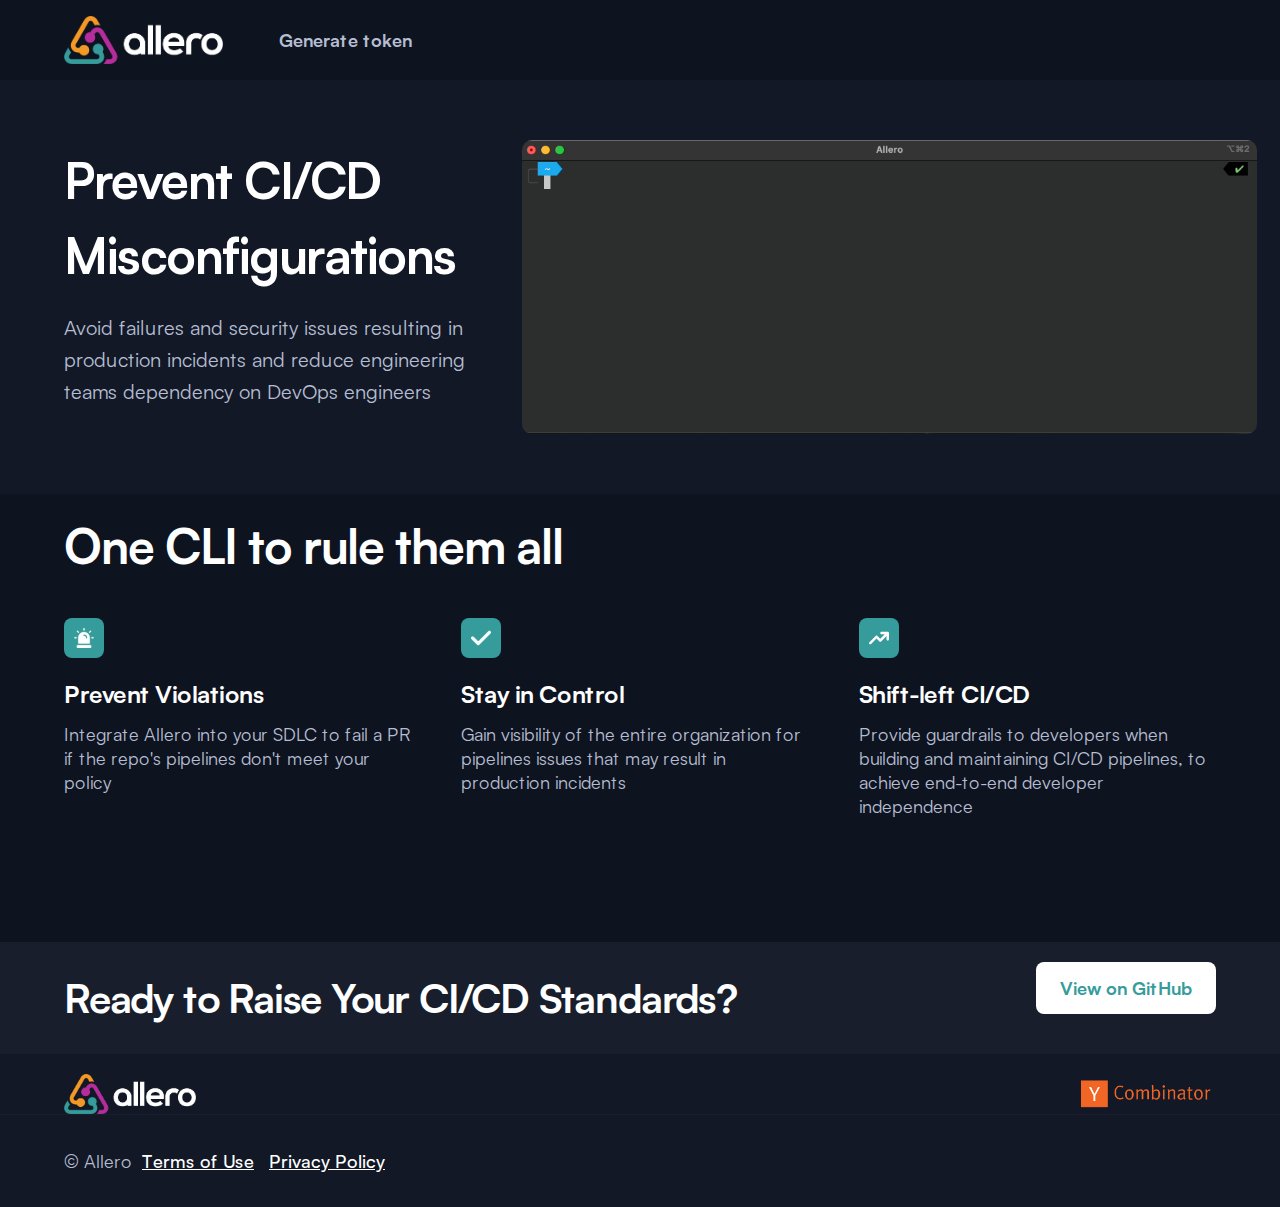
<file: docs/index.html>
<!DOCTYPE html><!--  Last Published: Mon Jan 23 2023 13:15:15 GMT+0000 (Coordinated Universal Time)  -->
<html data-wf-page="63ce6c1a12559e83b29863f4" data-wf-site="63ce6c1a12559e2b849863f2">
<head>
  <meta charset="utf-8">
  <title>Prevent CI/CD misconfigurations</title>
  <meta content="Avoid failures and security issues resulting in production incidents and allow engineering to be less dependent on DevOps engineers." name="description">
  <meta content="https://uploads-ssl.webflow.com/62ce0e4a4de97575af3d9e0e/632a79c5099f14074de00425_allero_validate.gif" property="og:image">
  <meta content="https://uploads-ssl.webflow.com/62ce0e4a4de97575af3d9e0e/632a79c5099f14074de00425_allero_validate.gif" property="twitter:image">
  <meta content="width=device-width, initial-scale=1" name="viewport">
  <link href="css/normalize.css" rel="stylesheet" type="text/css">
  <link href="css/webflow.css" rel="stylesheet" type="text/css">
  <link href="css/allero-tokens-cd2929c2fe921de9115bfd4f8.webflow.css" rel="stylesheet" type="text/css">
  <!-- [if lt IE 9]><script src="https://cdnjs.cloudflare.com/ajax/libs/html5shiv/3.7.3/html5shiv.min.js" type="text/javascript"></script><![endif] -->
  <script type="text/javascript">
      ! function(o, c) {
        var n = c.documentElement,
          t = " w-mod-";
        n.className += t + "js", ("ontouchstart" in o || o.DocumentTouch && c instanceof DocumentTouch) && (n.className += t + "touch")
      }(window, document);
    </script>
  <link href="images/favicon.svg" rel="shortcut icon" type="image/x-icon">
  <link href="images/webclip.svg" rel="apple-touch-icon">
</head>
<body>
  <div data-animation="default" data-collapse="medium" data-duration="400" data-easing="ease" data-easing2="ease" role="banner" class="nav-bar w-nav">
    <div class="navbar-wrapper">
      <div class="nav-left">
        <a href="index.html" aria-current="page" class="nav-logo w-nav-brand w--current"><img src="images/allero-B2.png" loading="lazy" alt="" class="image-5"></a>
        <nav role="navigation" class="nav-links current w-nav-menu">
          <a href="generate-token.html" class="nav-link w-nav-link">Generate token</a>
          <a href="#" class="navigation hidden w-nav-link"><span class="text-span">Blog</span></a>
          <a href="#" class="navigation hidden w-nav-link">Get Started</a>
        </nav>
      </div>
      <div class="nav-right">
        <div class="nav-button-container">
          <a href="#" class="button invisible w-button">Log in</a>
          <div class="html-embed nav w-embed w-iframe"><iframe src="https://ghbtns.com/github-btn.html?user=allero-io&repo=allero&type=star&count=true&size=large" frameborder="0" scrolling="0" width="140" height="30" title="GitHub"></iframe></div>
          <a href="#" class="button oange old w-button">Get Started</a>
        </div>
        <div class="nav-mobile-button w-nav-button">
          <div class="icon-2 w-icon-nav-menu"></div>
        </div>
      </div>
    </div>
  </div>
  <div class="hero-section">
    <div class="wrapper">
      <div class="hero-grid old">
        <div id="w-node-dac8341f-7cfc-9a63-2e21-c17817b497cb-b29863f4" class="hero-left">
          <div class="div-block-3 w-clearfix">
            <h1 class="heading-7">Ensure</h1>
            <div class="changer-overflow">
              <div class="changer-move">
                <div class="changer">Golint</div>
                <div class="changer">Snyk</div>
                <div class="changer">Pytest</div>
                <div class="changer">Golint</div>
              </div>
            </div>
          </div>
          <h1 class="main-header">is Implemented in Your Pipelines.</h1>
          <p class="paragraph-2">Our CLI scans your CI/CD pipelines to verify that security, code quality, and compliance checks are in place.</p>
          <div class="hero-button-container">
            <a href="#" class="button first-button w-button">Get Started</a>
          </div>
        </div><img src="images/allero-search.gif" loading="lazy" id="w-node-af559051-416a-e589-3f85-176a83cbd9c5-b29863f4" alt="" class="cli-gif">
      </div>
      <div class="hero-grid">
        <div id="w-node-_8bd8ea20-7036-86da-38c5-f2fa07aa4828-b29863f4" class="hero-left">
          <h1 class="main-header">Prevent CI/CD Misconfigurations</h1>
          <p class="paragraph-2">Avoid failures and security issues resulting in production incidents and reduce engineering teams dependency on DevOps engineers</p>
          <div class="hero-button-container old">
            <a href="#" class="button first-button w-button">Get Started</a>
          </div>
        </div><img src="images/allero_validate.gif" loading="lazy" id="w-node-_8bd8ea20-7036-86da-38c5-f2fa07aa483d-b29863f4" alt="" class="cli-gif">
        <div class="html-embed w-embed w-iframe"><iframe src="https://ghbtns.com/github-btn.html?user=allero-io&repo=allero&type=star&count=true&size=large" frameborder="0" scrolling="0" width="140" height="30" title="GitHub"></iframe></div>
      </div>
    </div>
  </div>
  <div class="section howdoesitwork">
    <div class="wrapper">
      <div class="w-layout-grid feature-section">
        <div id="w-node-_5f2e0672-2527-35db-2443-ea72b496d1da-b29863f4" class="feature-section-text">
          <div class="subtitle text-light-grey">Dashboard</div>
          <h3>How Does it Work?</h3>
          <p>Our CLI tool provides end-to-end discovery analysis of your CI/CD pipelines.</p>
          <div class="icon-list">
            <div class="icon-list-item">
              <div class="icon-container background-primary"><img src="images/icon-calendar.svg" loading="lazy" alt="" class="icon"></div>
              <div class="icon-list-text">
                <div>Map the tools you use across your CI/CD pipelines</div>
              </div>
            </div>
            <div class="icon-list-item">
              <div class="icon-container background-primary"><img src="images/swatch-icon.svg" loading="lazy" alt="" class="icon"></div>
              <div class="icon-list-text">
                <div>Use free text to search for any tool you need</div>
              </div>
            </div>
            <div class="icon-list-item">
              <div class="icon-container background-primary"><img src="images/integration-icon.svg" loading="lazy" alt="" class="icon"></div>
              <div class="icon-list-text">
                <div>Get CI/CD schemas for an in-depth analysis</div>
              </div>
            </div>
          </div>
        </div>
        <div class="feature-section-image"><img src="images/feature-1.png" loading="lazy" sizes="100vw" srcset="images/feature-1-p-500.png 500w, images/feature-1-p-800.png 800w, images/feature-1-p-1080.png 1080w, images/feature-1.png 1256w" alt=""></div>
      </div>
    </div>
  </div>
  <div class="section old">
    <div class="wrapper">
      <div class="_800-width-copy">
        <h3 class="heading-8">With Allero, Only <span class="text-primary">High Quality</span><span> </span>Code Makes it to Production.</h3>
      </div>
      <div class="features-grid">
        <div class="feature-grid-item">
          <div class="icon-container background-primary"><img src="images/swatch-icon.svg" loading="lazy" alt="" class="icon"></div>
          <div>
            <h6 class="heading">Multi-platform Support</h6>
            <p class="small-paragraph">Gain visibility into your pipelines across multiple SCM and CI/CD platforms in one single tool.</p>
          </div>
        </div>
        <div class="feature-grid-item">
          <div class="icon-container background-primary"><img src="images/Increase.svg" loading="lazy" alt="" class="icon"></div>
          <div>
            <h6 class="heading">Manage Deployment Risks</h6>
            <p class="small-paragraph">Simply query pipelines to ensure they are up to security, compliance, and quality standards, across the entire organization.</p>
          </div>
        </div>
        <div class="feature-grid-item">
          <div class="icon-container background-primary"><img src="images/integration-icon.svg" loading="lazy" alt="" class="icon"></div>
          <div>
            <h6 class="heading">Easy to Install</h6>
            <p class="small-paragraph">Simplicity is our thing. Just download the CLI, generate a token, and start querying pipelines.</p>
          </div>
        </div>
      </div>
      <div class="integrations-section">
        <div class="subtitle text-align-center text-lightest-grey">Supported Platforms</div>
        <div class="wrapper-logos">
          <div class="customer-grid image">
            <div id="w-node-ed9ee1d9-90f5-a061-8f99-a58b943fd2b7-b29863f4" class="customer-grid-item"><img src="images/GitHub.svg" loading="lazy" height="" alt="" class="image"></div>
            <div id="w-node-_6640e440-74d5-393f-eda1-fe14f22bd776-b29863f4" class="customer-grid-item"><img src="images/Jenkins.svg" loading="lazy" height="" alt="" class="image cooming-soon"></div>
            <div id="w-node-_2c868199-1f9f-0e22-5059-df7bf5f8cd50-b29863f4" class="customer-grid-item"><img src="images/Azure-DevOps-1.svg" loading="lazy" height="" alt="" class="image cooming-soon"></div>
          </div>
        </div>
      </div>
    </div>
  </div>
  <div class="section background-dark-grey">
    <div class="wrapper">
      <div class="w-layout-grid feature-section">
        <div class="feature-section-image"><img src="images/policies-2.png" loading="lazy" sizes="100vw" srcset="images/policies-2-p-500.png 500w, images/policies-2-p-800.png 800w, images/policies-2-p-1080.png 1080w, images/policies-2.png 1106w" alt="" class="image-6"></div>
        <div id="w-node-_370ab985-0bb2-7ce9-9089-bc2afe93fa6a-b29863f4">
          <div class="subtitle text-light-grey">Data</div>
          <h3>Enjoy our industry best practices or create your own</h3>
          <p>Allero comes with built-in rules, and is developed to be as friendly as possible for you to create your own rules!<br>It has never been easier to create and enforce policies on CI/CD pipelines.</p>
          <div class="icon-list">
            <div class="icon-list-item">
              <div class="icon-container background-primary"><img src="images/swatch-icon.svg" loading="lazy" alt="" class="icon"></div>
              <div class="icon-list-text">
                <div>Download the CLI</div>
              </div>
            </div>
            <div class="icon-list-item">
              <div class="icon-container background-primary"><img src="images/trending-down-icon.svg" loading="lazy" alt="" class="icon"></div>
              <div class="icon-list-text">
                <div>Generate your PAT</div>
              </div>
            </div>
            <div class="icon-list-item">
              <div class="icon-container background-primary"><img src="images/integration-icon.svg" loading="lazy" alt="" class="icon"></div>
              <div class="icon-list-text">
                <div>Gain the power of Allero</div>
              </div>
            </div>
          </div>
        </div>
      </div>
    </div>
  </div>
  <div class="section">
    <div class="wrapper">
      <div class="_800-width-copy">
        <h3 class="heading-8">One CLI to rule them all</h3>
      </div>
      <div class="features-grid">
        <div class="feature-grid-item">
          <div class="icon-container background-primary"><img src="images/siren.svg" loading="lazy" alt="" class="icon"></div>
          <div>
            <h6 class="heading">Prevent Violations</h6>
            <p class="small-paragraph">Integrate Allero into your SDLC to fail a PR if the repo&#x27;s pipelines don&#x27;t meet your policy<br></p>
          </div>
        </div>
        <div class="feature-grid-item">
          <div class="icon-container background-primary"><img src="images/check.svg" loading="lazy" alt="" class="icon"></div>
          <div>
            <h6 class="heading">Stay in Control</h6>
            <p class="small-paragraph">Gain visibility of the entire organization for pipelines issues that may result in production incidents</p>
          </div>
        </div>
        <div class="feature-grid-item">
          <div class="icon-container background-primary"><img src="images/Increase.svg" loading="lazy" alt="" class="icon"></div>
          <div>
            <h6 class="heading">Shift-left CI/CD</h6>
            <p class="small-paragraph">Provide guardrails to developers when building and maintaining CI/CD pipelines, to achieve end-to-end developer independence</p>
          </div>
        </div>
      </div>
      <div class="integrations-section old">
        <div class="subtitle text-align-center text-lightest-grey">Supported Platforms</div>
        <div class="wrapper-logos">
          <div class="customer-grid image">
            <div id="w-node-_5d311115-1fac-a10f-3e50-6627aefd5758-b29863f4" class="customer-grid-item"><img src="images/GitHub.svg" loading="lazy" height="" alt="" class="image"></div>
            <div id="w-node-_5d311115-1fac-a10f-3e50-6627aefd575a-b29863f4" class="customer-grid-item"><img src="images/Jenkins.svg" loading="lazy" height="" alt="" class="image cooming-soon"></div>
            <div id="w-node-_5d311115-1fac-a10f-3e50-6627aefd575c-b29863f4" class="customer-grid-item"><img src="images/Azure-DevOps-1.svg" loading="lazy" height="" alt="" class="image cooming-soon"></div>
          </div>
        </div>
      </div>
    </div>
  </div>
  <div class="section background-primary text-align-center">
    <div class="wrapper _600-width">
      <div class="big-testimonial-text">“Allero.io is needed in every company&#x27;s toolbox”</div><img src="images/user-1.png" loading="lazy" alt="" class="big-testimonial-user-image">
      <div class="big-testimonial-name">John Smith</div>
      <div class="big-testimonial-company-position">CEO at Lumani</div>
    </div>
  </div>
  <div class="cta-section">
    <div class="wrapper">
      <div class="cta-wrapper">
        <div>
          <h4 class="heading-2">Ready to Raise Your CI/CD Standards?</h4>
          <div class="text-light-primary">Join over 500 teams already growing with Flowson.</div>
        </div>
        <div class="cta-button-container">
          <a href="https://github.com/allero-io/allero" class="button white first-button w-button">View on GitHub</a>
          <a href="#" class="button cta w-button">Log in</a>
        </div>
      </div>
    </div>
  </div>
  <div class="div-block-2">
    <div class="footer-top">
      <div class="wrapper">
        <div class="footer-top-wrapper">
          <div class="w-layout-grid footer-links-grid"><img src="images/allero-B2.png" loading="lazy" width="Auto" height="40" id="w-node-_2ad7887b-f1e8-9277-4dff-766b2a6adca7-2a6adca2" alt="" class="image-4"><img class="image-3" src="images/YC.png" width="140" height="Auto" alt="" sizes="140px" id="w-node-_4948a9a9-4ae9-843a-e5fc-0aa2cc63b438-2a6adca2" loading="lazy" srcset="images/YC-p-500.png 500w, images/YC-p-800.png 800w, images/YC-p-1080.png 1080w, images/YC-p-1600.png 1600w, images/YC-p-2000.png 2000w, images/YC-p-2600.png 2600w, images/YC.png 3121w"></div>
        </div>
      </div>
    </div>
    <div class="footer-bottom">
      <div class="wrapper">
        <div class="footer-bottom-wrapper">
          <div class="footer-bottom-text">© Allero <a href="https://allero-io.notion.site/Terms-of-Use-aa6d2febeeab4b8f88298feafde10a12" target="_blank" class="link-2">Terms of Use</a>  <a href="https://allero-io.notion.site/Privacy-Policy-f7d6551db4844525812af3f8fc6d16ab" target="_blank" class="link">Privacy Policy</a>
          </div>
        </div>
      </div>
    </div>
  </div>
  <script src="https://d3e54v103j8qbb.cloudfront.net/js/jquery-3.5.1.min.dc5e7f18c8.js?site=63ce6c1a12559e2b849863f2" type="text/javascript" integrity="sha256-9/aliU8dGd2tb6OSsuzixeV4y/faTqgFtohetphbbj0=" crossorigin="anonymous"></script>
  <script src="js/webflow.js" type="text/javascript"></script>
  <!-- [if lte IE 9]><script src="https://cdnjs.cloudflare.com/ajax/libs/placeholders/3.0.2/placeholders.min.js"></script><![endif] -->
</body>
</html>
</file>
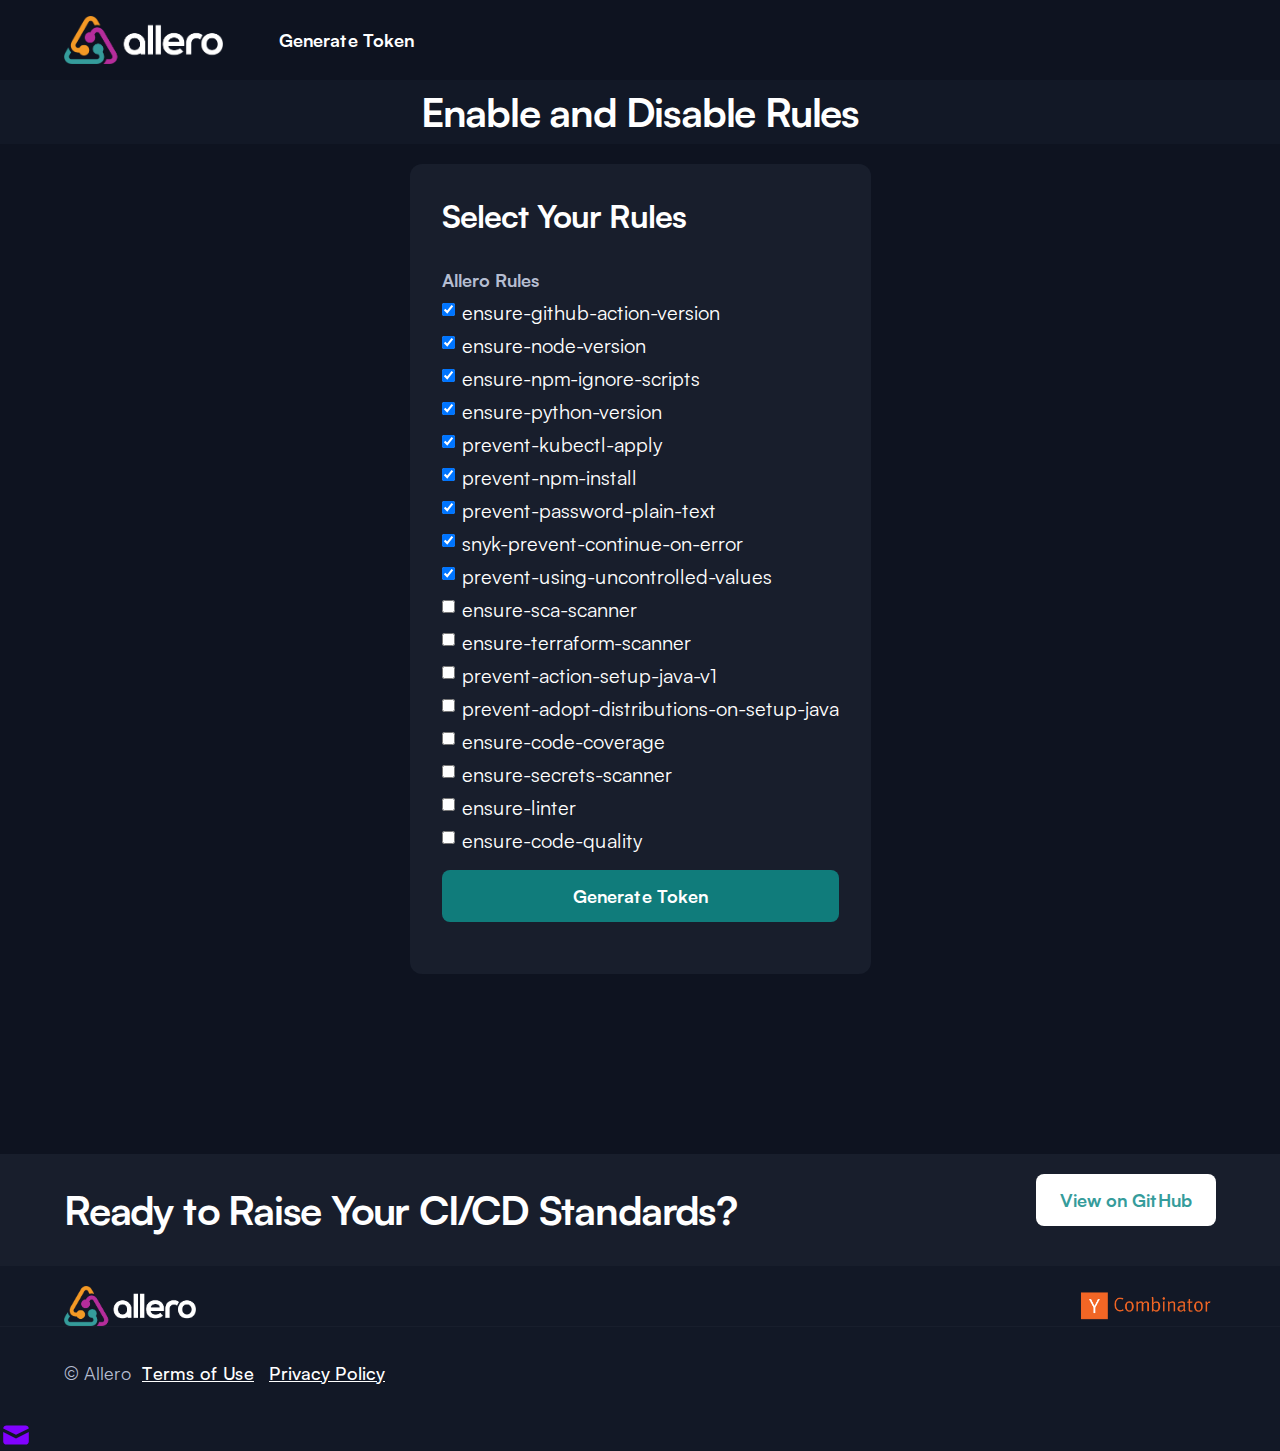
<file: docs/generate-token.html>
<!DOCTYPE html><!--  Last Published: Mon Jan 23 2023 13:15:15 GMT+0000 (Coordinated Universal Time)  -->
<html data-wf-page="63ce6c1a12559ef2d6986407" data-wf-site="63ce6c1a12559e2b849863f2">
<head>
  <meta charset="utf-8">
  <title>Generate token</title>
  <meta content="Generate token" property="og:title">
  <meta content="Generate token" property="twitter:title">
  <meta content="width=device-width, initial-scale=1" name="viewport">
  <link href="css/normalize.css" rel="stylesheet" type="text/css">
  <link href="css/webflow.css" rel="stylesheet" type="text/css">
  <link href="css/allero-tokens-cd2929c2fe921de9115bfd4f8.webflow.css" rel="stylesheet" type="text/css">
  <!-- [if lt IE 9]><script src="https://cdnjs.cloudflare.com/ajax/libs/html5shiv/3.7.3/html5shiv.min.js" type="text/javascript"></script><![endif] -->
  <script type="text/javascript">
      ! function(o, c) {
        var n = c.documentElement,
          t = " w-mod-";
        n.className += t + "js", ("ontouchstart" in o || o.DocumentTouch && c instanceof DocumentTouch) && (n.className += t + "touch")
      }(window, document);
    </script>
  <link href="images/favicon.svg" rel="shortcut icon" type="image/x-icon">
  <link href="images/webclip.svg" rel="apple-touch-icon">
</head>
<body>
  <div data-animation="default" data-collapse="medium" data-duration="400" data-easing="ease" data-easing2="ease" role="banner" class="nav-bar w-nav">
    <div class="navbar-wrapper">
      <div class="nav-left">
        <a href="index.html" class="nav-logo w-nav-brand"><img src="images/allero-B2.png" loading="lazy" alt="" class="image-5"></a>
        <nav role="navigation" class="nav-links current w-nav-menu">
          <a href="generate-token.html" aria-current="page" class="nav-link w-nav-link w--current">Generate Token</a>
          <a href="#" class="navigation hidden w-nav-link"><span class="text-span">Blog</span></a>
          <a href="#" class="navigation hidden w-nav-link">Get Started</a>
        </nav>
      </div>
      <div class="nav-right">
        <div class="nav-button-container">
          <a href="#" class="button invisible w-button">Log in</a>
          <div class="html-embed nav w-embed w-iframe"><iframe src="https://ghbtns.com/github-btn.html?user=allero-io&repo=allero&type=star&count=true&size=large" frameborder="0" scrolling="0" width="140" height="30" title="GitHub"></iframe></div>
          <a href="#" class="button oange old w-button">Get Started</a>
        </div>
        <div class="nav-mobile-button w-nav-button">
          <div class="icon-2 w-icon-nav-menu"></div>
        </div>
      </div>
    </div>
  </div>
  <h2 class="heading-11">Enable and Disable Rules</h2>
  <div class="section">
    <div class="wrapper">
      <div class="contact-grid">
        <div class="generate-token w-form">
          <form id="wf-form-generate-token" name="wf-form-generate-token" data-name="generate-token" method="get">
            <h5 class="heading-9">Select Your Rules</h5>
            <div id="rules" class="container-2 w-container"><label for="name" class="input-label">Allero Rules</label><label class="w-checkbox"><input type="checkbox" id="1" name="1" data-name="1" checked="" class="w-checkbox-input"><span class="w-form-label" for="1">ensure-github-action-version</span></label><label class="w-checkbox"><input type="checkbox" id="2" name="2" data-name="2" checked="" class="w-checkbox-input"><span class="w-form-label" for="2">ensure-node-version</span></label><label class="w-checkbox"><input type="checkbox" id="3" name="3" data-name="3" checked="" class="w-checkbox-input"><span class="w-form-label" for="3">ensure-npm-ignore-scripts</span></label><label class="w-checkbox"><input type="checkbox" id="4" name="4" data-name="4" checked="" class="w-checkbox-input"><span class="w-form-label" for="4">ensure-python-version</span></label><label class="w-checkbox"><input type="checkbox" id="5" name="5" data-name="5" checked="" class="w-checkbox-input"><span class="w-form-label" for="5">prevent-kubectl-apply</span></label><label class="w-checkbox"><input type="checkbox" id="6" name="6" data-name="6" checked="" class="w-checkbox-input"><span class="w-form-label" for="6">prevent-npm-install</span></label><label class="w-checkbox"><input type="checkbox" id="7" name="7" data-name="7" checked="" class="w-checkbox-input"><span class="w-form-label" for="7">prevent-password-plain-text</span></label><label class="w-checkbox"><input type="checkbox" id="8" name="8" data-name="8" checked="" class="w-checkbox-input"><span class="w-form-label" for="8">snyk-prevent-continue-on-error</span></label><label class="w-checkbox"><input type="checkbox" id="9" name="9" data-name="9" checked="" class="w-checkbox-input"><span class="w-form-label" for="9">prevent-using-uncontrolled-values</span></label><label class="w-checkbox"><input type="checkbox" id="10" name="10" data-name="10" class="w-checkbox-input"><span class="w-form-label" for="10">ensure-sca-scanner</span></label><label class="w-checkbox"><input type="checkbox" id="11" name="11" data-name="11" class="w-checkbox-input"><span class="w-form-label" for="11">ensure-terraform-scanner</span></label><label class="w-checkbox"><input type="checkbox" id="12" name="12" data-name="12" class="w-checkbox-input"><span class="w-form-label" for="12">prevent-action-setup-java-v1</span></label><label class="w-checkbox"><input type="checkbox" id="13" name="13" data-name="13" class="w-checkbox-input"><span class="w-form-label" for="13">prevent-adopt-distributions-on-setup-java</span></label><label class="w-checkbox"><input type="checkbox" id="14" name="14" data-name="14" class="w-checkbox-input"><span class="w-form-label" for="14">ensure-code-coverage</span></label><label class="w-checkbox"><input type="checkbox" id="15" name="15" data-name="15" class="w-checkbox-input"><span class="w-form-label" for="15">ensure-secrets-scanner</span></label><label class="w-checkbox"><input type="checkbox" id="16" name="16" data-name="16" class="w-checkbox-input"><span class="w-form-label" for="16">ensure-linter</span></label><label class="w-checkbox"><input type="checkbox" id="17" name="17" data-name="17" class="w-checkbox-input"><span class="w-form-label" for="17">ensure-code-quality</span></label></div><input type="submit" value="Generate Token" data-wait="Please wait..." class="button full-width w-button">
          </form>
          <div class="form-success w-form-done">
            <div class="text-block-7">Thank you! Check your email :)</div>
            <div class="w-embed w-script">
              <script>
                  const formWrapper = document.querySelector('.w-form');
                  const formElement = formWrapper.querySelector('form');
                  const checkboxElements = formWrapper.querySelectorAll('input[type=checkbox]');
                  const successElement = formWrapper.querySelector('.form-success');
                  const successTextDiv = successElement.querySelector('div');
                  const data = {
                    "rules": [],
                    "uniqueId": crypto.randomUUID()
                  };
                  formElement.addEventListener('submit', () => {
                    for (const checkboxElement of checkboxElements) {
                      data.rules.push(checkboxElement.checked);
                    }
                    const b64token = btoa(JSON.stringify(data));
                    console.log(data);
                    console.log(b64token);
                    successTextDiv.innerText = `Thank you! Your token is:\n\n${b64token}`;
                    successTextDiv.style.wordBreak = 'break-word';
                  });
                </script>
            </div>
          </div>
          <div class="form-error w-form-fail">
            <div>Oops! Something went wrong while submitting the form.</div>
          </div>
        </div>
        <div></div>
      </div>
    </div>
  </div>
  <div class="cta-section">
    <div class="wrapper">
      <div class="cta-wrapper">
        <div>
          <h4 class="heading-2">Ready to Raise Your CI/CD Standards?</h4>
          <div class="text-light-primary">Join over 500 teams already growing with Flowson.</div>
        </div>
        <div class="cta-button-container">
          <a href="https://github.com/allero-io/allero" class="button white first-button w-button">View on GitHub</a>
          <a href="#" class="button cta w-button">Log in</a>
        </div>
      </div>
    </div>
  </div>
  <div class="div-block-2">
    <div class="footer-top">
      <div class="wrapper">
        <div class="footer-top-wrapper">
          <div class="w-layout-grid footer-links-grid"><img src="images/allero-B2.png" loading="lazy" width="Auto" height="40" id="w-node-_2ad7887b-f1e8-9277-4dff-766b2a6adca7-2a6adca2" alt="" class="image-4"><img class="image-3" src="images/YC.png" width="140" height="Auto" alt="" sizes="140px" id="w-node-_4948a9a9-4ae9-843a-e5fc-0aa2cc63b438-2a6adca2" loading="lazy" srcset="images/YC-p-500.png 500w, images/YC-p-800.png 800w, images/YC-p-1080.png 1080w, images/YC-p-1600.png 1600w, images/YC-p-2000.png 2000w, images/YC-p-2600.png 2600w, images/YC.png 3121w"></div>
        </div>
      </div>
    </div>
    <div class="footer-bottom">
      <div class="wrapper">
        <div class="footer-bottom-wrapper">
          <div class="footer-bottom-text">© Allero <a href="https://allero-io.notion.site/Terms-of-Use-aa6d2febeeab4b8f88298feafde10a12" target="_blank" class="link-2">Terms of Use</a>  <a href="https://allero-io.notion.site/Privacy-Policy-f7d6551db4844525812af3f8fc6d16ab" target="_blank" class="link">Privacy Policy</a>
          </div>
        </div>
      </div>
    </div>
  </div><img src="images/email-icon.svg" loading="lazy" alt="">
  <script src="https://d3e54v103j8qbb.cloudfront.net/js/jquery-3.5.1.min.dc5e7f18c8.js?site=63ce6c1a12559e2b849863f2" type="text/javascript" integrity="sha256-9/aliU8dGd2tb6OSsuzixeV4y/faTqgFtohetphbbj0=" crossorigin="anonymous"></script>
  <script src="js/webflow.js" type="text/javascript"></script>
  <!-- [if lte IE 9]><script src="https://cdnjs.cloudflare.com/ajax/libs/placeholders/3.0.2/placeholders.min.js"></script><![endif] -->
</body>
</html>
</file>
<file: docs/css/webflow.css>
@font-face {
  font-family: 'webflow-icons';
  src: url("[data-uri]") format('truetype');
  font-weight: normal;
  font-style: normal;
}
[class^="w-icon-"],
[class*=" w-icon-"] {
  /* use !important to prevent issues with browser extensions that change fonts */
  font-family: 'webflow-icons' !important;
  speak: none;
  font-style: normal;
  font-weight: normal;
  font-variant: normal;
  text-transform: none;
  line-height: 1;
  /* Better Font Rendering =========== */
  -webkit-font-smoothing: antialiased;
  -moz-osx-font-smoothing: grayscale;
}
.w-icon-slider-right:before {
  content: "\e600";
}
.w-icon-slider-left:before {
  content: "\e601";
}
.w-icon-nav-menu:before {
  content: "\e602";
}
.w-icon-arrow-down:before,
.w-icon-dropdown-toggle:before {
  content: "\e603";
}
.w-icon-file-upload-remove:before {
  content: "\e900";
}
.w-icon-file-upload-icon:before {
  content: "\e903";
}
* {
  -webkit-box-sizing: border-box;
  -moz-box-sizing: border-box;
  box-sizing: border-box;
}
html {
  height: 100%;
}
body {
  margin: 0;
  min-height: 100%;
  background-color: #fff;
  font-family: Arial, sans-serif;
  font-size: 14px;
  line-height: 20px;
  color: #333;
}
img {
  max-width: 100%;
  vertical-align: middle;
  display: inline-block;
}
html.w-mod-touch * {
  background-attachment: scroll !important;
}
.w-block {
  display: block;
}
.w-inline-block {
  max-width: 100%;
  display: inline-block;
}
.w-clearfix:before,
.w-clearfix:after {
  content: " ";
  display: table;
  grid-column-start: 1;
  grid-row-start: 1;
  grid-column-end: 2;
  grid-row-end: 2;
}
.w-clearfix:after {
  clear: both;
}
.w-hidden {
  display: none;
}
.w-button {
  display: inline-block;
  padding: 9px 15px;
  background-color: #3898EC;
  color: white;
  border: 0;
  line-height: inherit;
  text-decoration: none;
  cursor: pointer;
  border-radius: 0;
}
input.w-button {
  -webkit-appearance: button;
}
html[data-w-dynpage] [data-w-cloak] {
  color: transparent !important;
}
.w-webflow-badge,
.w-webflow-badge * {
  position: static;
  left: auto;
  top: auto;
  right: auto;
  bottom: auto;
  z-index: auto;
  display: block;
  visibility: visible;
  overflow: visible;
  overflow-x: visible;
  overflow-y: visible;
  box-sizing: border-box;
  width: auto;
  height: auto;
  max-height: none;
  max-width: none;
  min-height: 0;
  min-width: 0;
  margin: 0;
  padding: 0;
  float: none;
  clear: none;
  border: 0 none transparent;
  border-radius: 0;
  background: none;
  background-image: none;
  background-position: 0% 0%;
  background-size: auto auto;
  background-repeat: repeat;
  background-origin: padding-box;
  background-clip: border-box;
  background-attachment: scroll;
  background-color: transparent;
  box-shadow: none;
  opacity: 1;
  transform: none;
  transition: none;
  direction: ltr;
  font-family: inherit;
  font-weight: inherit;
  color: inherit;
  font-size: inherit;
  line-height: inherit;
  font-style: inherit;
  font-variant: inherit;
  text-align: inherit;
  letter-spacing: inherit;
  text-decoration: inherit;
  text-indent: 0;
  text-transform: inherit;
  list-style-type: disc;
  text-shadow: none;
  font-smoothing: auto;
  vertical-align: baseline;
  cursor: inherit;
  white-space: inherit;
  word-break: normal;
  word-spacing: normal;
  word-wrap: normal;
}
.w-webflow-badge {
  position: fixed !important;
  display: inline-block !important;
  visibility: visible !important;
  z-index: 2147483647 !important;
  top: auto !important;
  right: 12px !important;
  bottom: 12px !important;
  left: auto !important;
  color: #AAADB0 !important;
  background-color: #fff !important;
  border-radius: 3px !important;
  padding: 6px 8px 6px 6px !important;
  font-size: 12px !important;
  opacity: 1 !important;
  line-height: 14px !important;
  text-decoration: none !important;
  transform: none !important;
  margin: 0 !important;
  width: auto !important;
  height: auto !important;
  overflow: visible !important;
  white-space: nowrap;
  box-shadow: 0 0 0 1px rgba(0, 0, 0, 0.1), 0px 1px 3px rgba(0, 0, 0, 0.1);
  cursor: pointer;
}
.w-webflow-badge > img {
  display: inline-block !important;
  visibility: visible !important;
  opacity: 1 !important;
  vertical-align: middle !important;
}
h1,
h2,
h3,
h4,
h5,
h6 {
  font-weight: bold;
  margin-bottom: 10px;
}
h1 {
  font-size: 38px;
  line-height: 44px;
  margin-top: 20px;
}
h2 {
  font-size: 32px;
  line-height: 36px;
  margin-top: 20px;
}
h3 {
  font-size: 24px;
  line-height: 30px;
  margin-top: 20px;
}
h4 {
  font-size: 18px;
  line-height: 24px;
  margin-top: 10px;
}
h5 {
  font-size: 14px;
  line-height: 20px;
  margin-top: 10px;
}
h6 {
  font-size: 12px;
  line-height: 18px;
  margin-top: 10px;
}
p {
  margin-top: 0;
  margin-bottom: 10px;
}
blockquote {
  margin: 0 0 10px 0;
  padding: 10px 20px;
  border-left: 5px solid #E2E2E2;
  font-size: 18px;
  line-height: 22px;
}
figure {
  margin: 0;
  margin-bottom: 10px;
}
figcaption {
  margin-top: 5px;
  text-align: center;
}
ul,
ol {
  margin-top: 0px;
  margin-bottom: 10px;
  padding-left: 40px;
}
.w-list-unstyled {
  padding-left: 0;
  list-style: none;
}
.w-embed:before,
.w-embed:after {
  content: " ";
  display: table;
  grid-column-start: 1;
  grid-row-start: 1;
  grid-column-end: 2;
  grid-row-end: 2;
}
.w-embed:after {
  clear: both;
}
.w-video {
  width: 100%;
  position: relative;
  padding: 0;
}
.w-video iframe,
.w-video object,
.w-video embed {
  position: absolute;
  top: 0;
  left: 0;
  width: 100%;
  height: 100%;
  border: none;
}
fieldset {
  padding: 0;
  margin: 0;
  border: 0;
}
button,
[type='button'],
[type='reset'] {
  border: 0;
  cursor: pointer;
  -webkit-appearance: button;
}
.w-form {
  margin: 0 0 15px;
}
.w-form-done {
  display: none;
  padding: 20px;
  text-align: center;
  background-color: #dddddd;
}
.w-form-fail {
  display: none;
  margin-top: 10px;
  padding: 10px;
  background-color: #ffdede;
}
label {
  display: block;
  margin-bottom: 5px;
  font-weight: bold;
}
.w-input,
.w-select {
  display: block;
  width: 100%;
  height: 38px;
  padding: 8px 12px;
  margin-bottom: 10px;
  font-size: 14px;
  line-height: 1.42857143;
  color: #333333;
  vertical-align: middle;
  background-color: #ffffff;
  border: 1px solid #cccccc;
}
.w-input:-moz-placeholder,
.w-select:-moz-placeholder {
  color: #999;
}
.w-input::-moz-placeholder,
.w-select::-moz-placeholder {
  color: #999;
  opacity: 1;
}
.w-input:-ms-input-placeholder,
.w-select:-ms-input-placeholder {
  color: #999;
}
.w-input::-webkit-input-placeholder,
.w-select::-webkit-input-placeholder {
  color: #999;
}
.w-input:focus,
.w-select:focus {
  border-color: #3898EC;
  outline: 0;
}
.w-input[disabled],
.w-select[disabled],
.w-input[readonly],
.w-select[readonly],
fieldset[disabled] .w-input,
fieldset[disabled] .w-select {
  cursor: not-allowed;
}
.w-input[disabled]:not(.w-input-disabled),
.w-select[disabled]:not(.w-input-disabled),
.w-input[readonly],
.w-select[readonly],
fieldset[disabled]:not(.w-input-disabled) .w-input,
fieldset[disabled]:not(.w-input-disabled) .w-select {
  background-color: #eeeeee;
}
textarea.w-input,
textarea.w-select {
  height: auto;
}
.w-select {
  background-color: #f3f3f3;
}
.w-select[multiple] {
  height: auto;
}
.w-form-label {
  display: inline-block;
  cursor: pointer;
  font-weight: normal;
  margin-bottom: 0px;
}
.w-radio {
  display: block;
  margin-bottom: 5px;
  padding-left: 20px;
}
.w-radio:before,
.w-radio:after {
  content: " ";
  display: table;
  grid-column-start: 1;
  grid-row-start: 1;
  grid-column-end: 2;
  grid-row-end: 2;
}
.w-radio:after {
  clear: both;
}
.w-radio-input {
  margin: 4px 0 0;
  margin-top: 1px \9;
  line-height: normal;
  float: left;
  margin-left: -20px;
}
.w-radio-input {
  margin-top: 3px;
}
.w-file-upload {
  display: block;
  margin-bottom: 10px;
}
.w-file-upload-input {
  width: 0.1px;
  height: 0.1px;
  opacity: 0;
  overflow: hidden;
  position: absolute;
  z-index: -100;
}
.w-file-upload-default,
.w-file-upload-uploading,
.w-file-upload-success {
  display: inline-block;
  color: #333333;
}
.w-file-upload-error {
  display: block;
  margin-top: 10px;
}
.w-file-upload-default.w-hidden,
.w-file-upload-uploading.w-hidden,
.w-file-upload-error.w-hidden,
.w-file-upload-success.w-hidden {
  display: none;
}
.w-file-upload-uploading-btn {
  display: flex;
  font-size: 14px;
  font-weight: normal;
  cursor: pointer;
  margin: 0;
  padding: 8px 12px;
  border: 1px solid #cccccc;
  background-color: #fafafa;
}
.w-file-upload-file {
  display: flex;
  flex-grow: 1;
  justify-content: space-between;
  margin: 0;
  padding: 8px 9px 8px 11px;
  border: 1px solid #cccccc;
  background-color: #fafafa;
}
.w-file-upload-file-name {
  font-size: 14px;
  font-weight: normal;
  display: block;
}
.w-file-remove-link {
  margin-top: 3px;
  margin-left: 10px;
  width: auto;
  height: auto;
  padding: 3px;
  display: block;
  cursor: pointer;
}
.w-icon-file-upload-remove {
  margin: auto;
  font-size: 10px;
}
.w-file-upload-error-msg {
  display: inline-block;
  color: #ea384c;
  padding: 2px 0;
}
.w-file-upload-info {
  display: inline-block;
  line-height: 38px;
  padding: 0 12px;
}
.w-file-upload-label {
  display: inline-block;
  font-size: 14px;
  font-weight: normal;
  cursor: pointer;
  margin: 0;
  padding: 8px 12px;
  border: 1px solid #cccccc;
  background-color: #fafafa;
}
.w-icon-file-upload-icon,
.w-icon-file-upload-uploading {
  display: inline-block;
  margin-right: 8px;
  width: 20px;
}
.w-icon-file-upload-uploading {
  height: 20px;
}
.w-container {
  margin-left: auto;
  margin-right: auto;
  max-width: 940px;
}
.w-container:before,
.w-container:after {
  content: " ";
  display: table;
  grid-column-start: 1;
  grid-row-start: 1;
  grid-column-end: 2;
  grid-row-end: 2;
}
.w-container:after {
  clear: both;
}
.w-container .w-row {
  margin-left: -10px;
  margin-right: -10px;
}
.w-row:before,
.w-row:after {
  content: " ";
  display: table;
  grid-column-start: 1;
  grid-row-start: 1;
  grid-column-end: 2;
  grid-row-end: 2;
}
.w-row:after {
  clear: both;
}
.w-row .w-row {
  margin-left: 0;
  margin-right: 0;
}
.w-col {
  position: relative;
  float: left;
  width: 100%;
  min-height: 1px;
  padding-left: 10px;
  padding-right: 10px;
}
.w-col .w-col {
  padding-left: 0;
  padding-right: 0;
}
.w-col-1 {
  width: 8.33333333%;
}
.w-col-2 {
  width: 16.66666667%;
}
.w-col-3 {
  width: 25%;
}
.w-col-4 {
  width: 33.33333333%;
}
.w-col-5 {
  width: 41.66666667%;
}
.w-col-6 {
  width: 50%;
}
.w-col-7 {
  width: 58.33333333%;
}
.w-col-8 {
  width: 66.66666667%;
}
.w-col-9 {
  width: 75%;
}
.w-col-10 {
  width: 83.33333333%;
}
.w-col-11 {
  width: 91.66666667%;
}
.w-col-12 {
  width: 100%;
}
.w-hidden-main {
  display: none !important;
}
@media screen and (max-width: 991px) {
  .w-container {
    max-width: 728px;
  }
  .w-hidden-main {
    display: inherit !important;
  }
  .w-hidden-medium {
    display: none !important;
  }
  .w-col-medium-1 {
    width: 8.33333333%;
  }
  .w-col-medium-2 {
    width: 16.66666667%;
  }
  .w-col-medium-3 {
    width: 25%;
  }
  .w-col-medium-4 {
    width: 33.33333333%;
  }
  .w-col-medium-5 {
    width: 41.66666667%;
  }
  .w-col-medium-6 {
    width: 50%;
  }
  .w-col-medium-7 {
    width: 58.33333333%;
  }
  .w-col-medium-8 {
    width: 66.66666667%;
  }
  .w-col-medium-9 {
    width: 75%;
  }
  .w-col-medium-10 {
    width: 83.33333333%;
  }
  .w-col-medium-11 {
    width: 91.66666667%;
  }
  .w-col-medium-12 {
    width: 100%;
  }
  .w-col-stack {
    width: 100%;
    left: auto;
    right: auto;
  }
}
@media screen and (max-width: 767px) {
  .w-hidden-main {
    display: inherit !important;
  }
  .w-hidden-medium {
    display: inherit !important;
  }
  .w-hidden-small {
    display: none !important;
  }
  .w-row,
  .w-container .w-row {
    margin-left: 0;
    margin-right: 0;
  }
  .w-col {
    width: 100%;
    left: auto;
    right: auto;
  }
  .w-col-small-1 {
    width: 8.33333333%;
  }
  .w-col-small-2 {
    width: 16.66666667%;
  }
  .w-col-small-3 {
    width: 25%;
  }
  .w-col-small-4 {
    width: 33.33333333%;
  }
  .w-col-small-5 {
    width: 41.66666667%;
  }
  .w-col-small-6 {
    width: 50%;
  }
  .w-col-small-7 {
    width: 58.33333333%;
  }
  .w-col-small-8 {
    width: 66.66666667%;
  }
  .w-col-small-9 {
    width: 75%;
  }
  .w-col-small-10 {
    width: 83.33333333%;
  }
  .w-col-small-11 {
    width: 91.66666667%;
  }
  .w-col-small-12 {
    width: 100%;
  }
}
@media screen and (max-width: 479px) {
  .w-container {
    max-width: none;
  }
  .w-hidden-main {
    display: inherit !important;
  }
  .w-hidden-medium {
    display: inherit !important;
  }
  .w-hidden-small {
    display: inherit !important;
  }
  .w-hidden-tiny {
    display: none !important;
  }
  .w-col {
    width: 100%;
  }
  .w-col-tiny-1 {
    width: 8.33333333%;
  }
  .w-col-tiny-2 {
    width: 16.66666667%;
  }
  .w-col-tiny-3 {
    width: 25%;
  }
  .w-col-tiny-4 {
    width: 33.33333333%;
  }
  .w-col-tiny-5 {
    width: 41.66666667%;
  }
  .w-col-tiny-6 {
    width: 50%;
  }
  .w-col-tiny-7 {
    width: 58.33333333%;
  }
  .w-col-tiny-8 {
    width: 66.66666667%;
  }
  .w-col-tiny-9 {
    width: 75%;
  }
  .w-col-tiny-10 {
    width: 83.33333333%;
  }
  .w-col-tiny-11 {
    width: 91.66666667%;
  }
  .w-col-tiny-12 {
    width: 100%;
  }
}
.w-widget {
  position: relative;
}
.w-widget-map {
  width: 100%;
  height: 400px;
}
.w-widget-map label {
  width: auto;
  display: inline;
}
.w-widget-map img {
  max-width: inherit;
}
.w-widget-map .gm-style-iw {
  text-align: center;
}
.w-widget-map .gm-style-iw > button {
  display: none !important;
}
.w-widget-twitter {
  overflow: hidden;
}
.w-widget-twitter-count-shim {
  display: inline-block;
  vertical-align: top;
  position: relative;
  width: 28px;
  height: 20px;
  text-align: center;
  background: white;
  border: #758696 solid 1px;
  border-radius: 3px;
}
.w-widget-twitter-count-shim * {
  pointer-events: none;
  -webkit-user-select: none;
  -moz-user-select: none;
  -ms-user-select: none;
  user-select: none;
}
.w-widget-twitter-count-shim .w-widget-twitter-count-inner {
  position: relative;
  font-size: 15px;
  line-height: 12px;
  text-align: center;
  color: #999;
  font-family: serif;
}
.w-widget-twitter-count-shim .w-widget-twitter-count-clear {
  position: relative;
  display: block;
}
.w-widget-twitter-count-shim.w--large {
  width: 36px;
  height: 28px;
}
.w-widget-twitter-count-shim.w--large .w-widget-twitter-count-inner {
  font-size: 18px;
  line-height: 18px;
}
.w-widget-twitter-count-shim:not(.w--vertical) {
  margin-left: 5px;
  margin-right: 8px;
}
.w-widget-twitter-count-shim:not(.w--vertical).w--large {
  margin-left: 6px;
}
.w-widget-twitter-count-shim:not(.w--vertical):before,
.w-widget-twitter-count-shim:not(.w--vertical):after {
  top: 50%;
  left: 0;
  border: solid transparent;
  content: ' ';
  height: 0;
  width: 0;
  position: absolute;
  pointer-events: none;
}
.w-widget-twitter-count-shim:not(.w--vertical):before {
  border-color: rgba(117, 134, 150, 0);
  border-right-color: #5d6c7b;
  border-width: 4px;
  margin-left: -9px;
  margin-top: -4px;
}
.w-widget-twitter-count-shim:not(.w--vertical).w--large:before {
  border-width: 5px;
  margin-left: -10px;
  margin-top: -5px;
}
.w-widget-twitter-count-shim:not(.w--vertical):after {
  border-color: rgba(255, 255, 255, 0);
  border-right-color: white;
  border-width: 4px;
  margin-left: -8px;
  margin-top: -4px;
}
.w-widget-twitter-count-shim:not(.w--vertical).w--large:after {
  border-width: 5px;
  margin-left: -9px;
  margin-top: -5px;
}
.w-widget-twitter-count-shim.w--vertical {
  width: 61px;
  height: 33px;
  margin-bottom: 8px;
}
.w-widget-twitter-count-shim.w--vertical:before,
.w-widget-twitter-count-shim.w--vertical:after {
  top: 100%;
  left: 50%;
  border: solid transparent;
  content: ' ';
  height: 0;
  width: 0;
  position: absolute;
  pointer-events: none;
}
.w-widget-twitter-count-shim.w--vertical:before {
  border-color: rgba(117, 134, 150, 0);
  border-top-color: #5d6c7b;
  border-width: 5px;
  margin-left: -5px;
}
.w-widget-twitter-count-shim.w--vertical:after {
  border-color: rgba(255, 255, 255, 0);
  border-top-color: white;
  border-width: 4px;
  margin-left: -4px;
}
.w-widget-twitter-count-shim.w--vertical .w-widget-twitter-count-inner {
  font-size: 18px;
  line-height: 22px;
}
.w-widget-twitter-count-shim.w--vertical.w--large {
  width: 76px;
}
.w-background-video {
  position: relative;
  overflow: hidden;
  height: 500px;
  color: white;
}
.w-background-video > video {
  background-size: cover;
  background-position: 50% 50%;
  position: absolute;
  margin: auto;
  width: 100%;
  height: 100%;
  right: -100%;
  bottom: -100%;
  top: -100%;
  left: -100%;
  object-fit: cover;
  z-index: -100;
}
.w-background-video > video::-webkit-media-controls-start-playback-button {
  display: none !important;
  -webkit-appearance: none;
}
.w-background-video--control {
  position: absolute;
  bottom: 1em;
  right: 1em;
  background-color: transparent;
  padding: 0;
}
.w-background-video--control > [hidden] {
  display: none !important;
}
.w-slider {
  position: relative;
  height: 300px;
  text-align: center;
  background: #dddddd;
  clear: both;
  -webkit-tap-highlight-color: rgba(0, 0, 0, 0);
  tap-highlight-color: rgba(0, 0, 0, 0);
}
.w-slider-mask {
  position: relative;
  display: block;
  overflow: hidden;
  z-index: 1;
  left: 0;
  right: 0;
  height: 100%;
  white-space: nowrap;
}
.w-slide {
  position: relative;
  display: inline-block;
  vertical-align: top;
  width: 100%;
  height: 100%;
  white-space: normal;
  text-align: left;
}
.w-slider-nav {
  position: absolute;
  z-index: 2;
  top: auto;
  right: 0;
  bottom: 0;
  left: 0;
  margin: auto;
  padding-top: 10px;
  height: 40px;
  text-align: center;
  -webkit-tap-highlight-color: rgba(0, 0, 0, 0);
  tap-highlight-color: rgba(0, 0, 0, 0);
}
.w-slider-nav.w-round > div {
  border-radius: 100%;
}
.w-slider-nav.w-num > div {
  width: auto;
  height: auto;
  padding: 0.2em 0.5em;
  font-size: inherit;
  line-height: inherit;
}
.w-slider-nav.w-shadow > div {
  box-shadow: 0 0 3px rgba(51, 51, 51, 0.4);
}
.w-slider-nav-invert {
  color: #fff;
}
.w-slider-nav-invert > div {
  background-color: rgba(34, 34, 34, 0.4);
}
.w-slider-nav-invert > div.w-active {
  background-color: #222;
}
.w-slider-dot {
  position: relative;
  display: inline-block;
  width: 1em;
  height: 1em;
  background-color: rgba(255, 255, 255, 0.4);
  cursor: pointer;
  margin: 0 3px 0.5em;
  transition: background-color 100ms, color 100ms;
}
.w-slider-dot.w-active {
  background-color: #fff;
}
.w-slider-dot:focus {
  outline: none;
  box-shadow: 0px 0px 0px 2px #fff;
}
.w-slider-dot:focus.w-active {
  box-shadow: none;
}
.w-slider-arrow-left,
.w-slider-arrow-right {
  position: absolute;
  width: 80px;
  top: 0;
  right: 0;
  bottom: 0;
  left: 0;
  margin: auto;
  cursor: pointer;
  overflow: hidden;
  color: white;
  font-size: 40px;
  -webkit-tap-highlight-color: rgba(0, 0, 0, 0);
  tap-highlight-color: rgba(0, 0, 0, 0);
  -webkit-user-select: none;
  -moz-user-select: none;
  -ms-user-select: none;
  user-select: none;
}
.w-slider-arrow-left [class^='w-icon-'],
.w-slider-arrow-right [class^='w-icon-'],
.w-slider-arrow-left [class*=' w-icon-'],
.w-slider-arrow-right [class*=' w-icon-'] {
  position: absolute;
}
.w-slider-arrow-left:focus,
.w-slider-arrow-right:focus {
  outline: 0;
}
.w-slider-arrow-left {
  z-index: 3;
  right: auto;
}
.w-slider-arrow-right {
  z-index: 4;
  left: auto;
}
.w-icon-slider-left,
.w-icon-slider-right {
  top: 0;
  right: 0;
  bottom: 0;
  left: 0;
  margin: auto;
  width: 1em;
  height: 1em;
}
.w-slider-aria-label {
  border: 0;
  clip: rect(0 0 0 0);
  height: 1px;
  margin: -1px;
  overflow: hidden;
  padding: 0;
  position: absolute;
  width: 1px;
}
.w-slider-force-show {
  display: block !important;
}
.w-dropdown {
  display: inline-block;
  position: relative;
  text-align: left;
  margin-left: auto;
  margin-right: auto;
  z-index: 900;
}
.w-dropdown-btn,
.w-dropdown-toggle,
.w-dropdown-link {
  position: relative;
  vertical-align: top;
  text-decoration: none;
  color: #222222;
  padding: 20px;
  text-align: left;
  margin-left: auto;
  margin-right: auto;
  white-space: nowrap;
}
.w-dropdown-toggle {
  -webkit-user-select: none;
  -moz-user-select: none;
  -ms-user-select: none;
  user-select: none;
  display: inline-block;
  cursor: pointer;
  padding-right: 40px;
}
.w-dropdown-toggle:focus {
  outline: 0;
}
.w-icon-dropdown-toggle {
  position: absolute;
  top: 0;
  right: 0;
  bottom: 0;
  margin: auto;
  margin-right: 20px;
  width: 1em;
  height: 1em;
}
.w-dropdown-list {
  position: absolute;
  background: #dddddd;
  display: none;
  min-width: 100%;
}
.w-dropdown-list.w--open {
  display: block;
}
.w-dropdown-link {
  padding: 10px 20px;
  display: block;
  color: #222222;
}
.w-dropdown-link.w--current {
  color: #0082f3;
}
.w-dropdown-link:focus {
  outline: 0;
}
@media screen and (max-width: 767px) {
  .w-nav-brand {
    padding-left: 10px;
  }
}
/**
 * ## Note
 * Safari (on both iOS and OS X) does not handle viewport units (vh, vw) well.
 * For example percentage units do not work on descendants of elements that
 * have any dimensions expressed in viewport units. It also doesn’t handle them at
 * all in `calc()`.
 */
/**
 * Wrapper around all lightbox elements
 *
 * 1. Since the lightbox can receive focus, IE also gives it an outline.
 * 2. Fixes flickering on Chrome when a transition is in progress
 *    underneath the lightbox.
 */
.w-lightbox-backdrop {
  color: #000;
  cursor: auto;
  font-family: serif;
  font-size: medium;
  font-style: normal;
  font-variant: normal;
  font-weight: normal;
  letter-spacing: normal;
  line-height: normal;
  list-style: disc;
  text-align: start;
  text-indent: 0;
  text-shadow: none;
  text-transform: none;
  visibility: visible;
  white-space: normal;
  word-break: normal;
  word-spacing: normal;
  word-wrap: normal;
  position: fixed;
  top: 0;
  right: 0;
  bottom: 0;
  left: 0;
  color: #fff;
  font-family: "Helvetica Neue", Helvetica, Ubuntu, "Segoe UI", Verdana, sans-serif;
  font-size: 17px;
  line-height: 1.2;
  font-weight: 300;
  text-align: center;
  background: rgba(0, 0, 0, 0.9);
  z-index: 2000;
  outline: 0;
  /* 1 */
  opacity: 0;
  -webkit-user-select: none;
  -moz-user-select: none;
  -ms-user-select: none;
  -webkit-tap-highlight-color: transparent;
  -webkit-transform: translate(0, 0);
  /* 2 */
}
/**
 * Neat trick to bind the rubberband effect to our canvas instead of the whole
 * document on iOS. It also prevents a bug that causes the document underneath to scroll.
 */
.w-lightbox-backdrop,
.w-lightbox-container {
  height: 100%;
  overflow: auto;
  -webkit-overflow-scrolling: touch;
}
.w-lightbox-content {
  position: relative;
  height: 100vh;
  overflow: hidden;
}
.w-lightbox-view {
  position: absolute;
  width: 100vw;
  height: 100vh;
  opacity: 0;
}
.w-lightbox-view:before {
  content: "";
  height: 100vh;
}
/* .w-lightbox-content */
.w-lightbox-group,
.w-lightbox-group .w-lightbox-view,
.w-lightbox-group .w-lightbox-view:before {
  height: 86vh;
}
.w-lightbox-frame,
.w-lightbox-view:before {
  display: inline-block;
  vertical-align: middle;
}
/*
 * 1. Remove default margin set by user-agent on the <figure> element.
 */
.w-lightbox-figure {
  position: relative;
  margin: 0;
  /* 1 */
}
.w-lightbox-group .w-lightbox-figure {
  cursor: pointer;
}
/**
 * IE adds image dimensions as width and height attributes on the IMG tag,
 * but we need both width and height to be set to auto to enable scaling.
 */
.w-lightbox-img {
  width: auto;
  height: auto;
  max-width: none;
}
/**
 * 1. Reset if style is set by user on "All Images"
 */
.w-lightbox-image {
  display: block;
  float: none;
  /* 1 */
  max-width: 100vw;
  max-height: 100vh;
}
.w-lightbox-group .w-lightbox-image {
  max-height: 86vh;
}
.w-lightbox-caption {
  position: absolute;
  right: 0;
  bottom: 0;
  left: 0;
  padding: 0.5em 1em;
  background: rgba(0, 0, 0, 0.4);
  text-align: left;
  text-overflow: ellipsis;
  white-space: nowrap;
  overflow: hidden;
}
.w-lightbox-embed {
  position: absolute;
  top: 0;
  right: 0;
  bottom: 0;
  left: 0;
  width: 100%;
  height: 100%;
}
.w-lightbox-control {
  position: absolute;
  top: 0;
  width: 4em;
  background-size: 24px;
  background-repeat: no-repeat;
  background-position: center;
  cursor: pointer;
  -webkit-transition: all 0.3s;
  transition: all 0.3s;
}
.w-lightbox-left {
  display: none;
  bottom: 0;
  left: 0;
  /* <svg xmlns="http://www.w3.org/2000/svg" viewBox="-20 0 24 40" width="24" height="40"><g transform="rotate(45)"><path d="m0 0h5v23h23v5h-28z" opacity=".4"/><path d="m1 1h3v23h23v3h-26z" fill="#fff"/></g></svg> */
  background-image: url("[data-uri]");
}
.w-lightbox-right {
  display: none;
  right: 0;
  bottom: 0;
  /* <svg xmlns="http://www.w3.org/2000/svg" viewBox="-4 0 24 40" width="24" height="40"><g transform="rotate(45)"><path d="m0-0h28v28h-5v-23h-23z" opacity=".4"/><path d="m1 1h26v26h-3v-23h-23z" fill="#fff"/></g></svg> */
  background-image: url("[data-uri]");
}
/*
 * Without specifying the with and height inside the SVG, all versions of IE render the icon too small.
 * The bug does not seem to manifest itself if the elements are tall enough such as the above arrows.
 * (http://stackoverflow.com/questions/16092114/background-size-differs-in-internet-explorer)
 */
.w-lightbox-close {
  right: 0;
  height: 2.6em;
  /* <svg xmlns="http://www.w3.org/2000/svg" viewBox="-4 0 18 17" width="18" height="17"><g transform="rotate(45)"><path d="m0 0h7v-7h5v7h7v5h-7v7h-5v-7h-7z" opacity=".4"/><path d="m1 1h7v-7h3v7h7v3h-7v7h-3v-7h-7z" fill="#fff"/></g></svg> */
  background-image: url("[data-uri]");
  background-size: 18px;
}
/**
 * 1. All IE versions add extra space at the bottom without this.
 */
.w-lightbox-strip {
  position: absolute;
  bottom: 0;
  left: 0;
  right: 0;
  padding: 0 1vh;
  line-height: 0;
  /* 1 */
  white-space: nowrap;
  overflow-x: auto;
  overflow-y: hidden;
}
/*
 * 1. We use content-box to avoid having to do `width: calc(10vh + 2vw)`
 *    which doesn’t work in Safari anyway.
 * 2. Chrome renders images pixelated when switching to GPU. Making sure
 *    the parent is also rendered on the GPU (by setting translate3d for
 *    example) fixes this behavior.
 */
.w-lightbox-item {
  display: inline-block;
  width: 10vh;
  padding: 2vh 1vh;
  box-sizing: content-box;
  /* 1 */
  cursor: pointer;
  -webkit-transform: translate3d(0, 0, 0);
  /* 2 */
}
.w-lightbox-active {
  opacity: 0.3;
}
.w-lightbox-thumbnail {
  position: relative;
  height: 10vh;
  background: #222;
  overflow: hidden;
}
.w-lightbox-thumbnail-image {
  position: absolute;
  top: 0;
  left: 0;
}
.w-lightbox-thumbnail .w-lightbox-tall {
  top: 50%;
  width: 100%;
  -webkit-transform: translate(0, -50%);
  -ms-transform: translate(0, -50%);
  transform: translate(0, -50%);
}
.w-lightbox-thumbnail .w-lightbox-wide {
  left: 50%;
  height: 100%;
  -webkit-transform: translate(-50%, 0);
  -ms-transform: translate(-50%, 0);
  transform: translate(-50%, 0);
}
/*
 * Spinner
 *
 * Absolute pixel values are used to avoid rounding errors that would cause
 * the white spinning element to be misaligned with the track.
 */
.w-lightbox-spinner {
  position: absolute;
  top: 50%;
  left: 50%;
  box-sizing: border-box;
  width: 40px;
  height: 40px;
  margin-top: -20px;
  margin-left: -20px;
  border: 5px solid rgba(0, 0, 0, 0.4);
  border-radius: 50%;
  -webkit-animation: spin 0.8s infinite linear;
  animation: spin 0.8s infinite linear;
}
.w-lightbox-spinner:after {
  content: "";
  position: absolute;
  top: -4px;
  right: -4px;
  bottom: -4px;
  left: -4px;
  border: 3px solid transparent;
  border-bottom-color: #fff;
  border-radius: 50%;
}
/*
 * Utility classes
 */
.w-lightbox-hide {
  display: none;
}
.w-lightbox-noscroll {
  overflow: hidden;
}
@media (min-width: 768px) {
  .w-lightbox-content {
    height: 96vh;
    margin-top: 2vh;
  }
  .w-lightbox-view,
  .w-lightbox-view:before {
    height: 96vh;
  }
  /* .w-lightbox-content */
  .w-lightbox-group,
  .w-lightbox-group .w-lightbox-view,
  .w-lightbox-group .w-lightbox-view:before {
    height: 84vh;
  }
  .w-lightbox-image {
    max-width: 96vw;
    max-height: 96vh;
  }
  .w-lightbox-group .w-lightbox-image {
    max-width: 82.3vw;
    max-height: 84vh;
  }
  .w-lightbox-left,
  .w-lightbox-right {
    display: block;
    opacity: 0.5;
  }
  .w-lightbox-close {
    opacity: 0.8;
  }
  .w-lightbox-control:hover {
    opacity: 1;
  }
}
.w-lightbox-inactive,
.w-lightbox-inactive:hover {
  opacity: 0;
}
.w-richtext:before,
.w-richtext:after {
  content: " ";
  display: table;
  grid-column-start: 1;
  grid-row-start: 1;
  grid-column-end: 2;
  grid-row-end: 2;
}
.w-richtext:after {
  clear: both;
}
.w-richtext[contenteditable="true"]:before,
.w-richtext[contenteditable="true"]:after {
  white-space: initial;
}
.w-richtext ol,
.w-richtext ul {
  overflow: hidden;
}
.w-richtext .w-richtext-figure-selected.w-richtext-figure-type-video div:after,
.w-richtext .w-richtext-figure-selected[data-rt-type="video"] div:after {
  outline: 2px solid #2895f7;
}
.w-richtext .w-richtext-figure-selected.w-richtext-figure-type-image div,
.w-richtext .w-richtext-figure-selected[data-rt-type="image"] div {
  outline: 2px solid #2895f7;
}
.w-richtext figure.w-richtext-figure-type-video > div:after,
.w-richtext figure[data-rt-type="video"] > div:after {
  content: '';
  position: absolute;
  display: none;
  left: 0;
  top: 0;
  right: 0;
  bottom: 0;
}
.w-richtext figure {
  position: relative;
  max-width: 60%;
}
.w-richtext figure > div:before {
  cursor: default!important;
}
.w-richtext figure img {
  width: 100%;
}
.w-richtext figure figcaption.w-richtext-figcaption-placeholder {
  opacity: 0.6;
}
.w-richtext figure div {
  /* fix incorrectly sized selection border in the data manager */
  font-size: 0px;
  color: transparent;
}
.w-richtext figure.w-richtext-figure-type-image,
.w-richtext figure[data-rt-type="image"] {
  display: table;
}
.w-richtext figure.w-richtext-figure-type-image > div,
.w-richtext figure[data-rt-type="image"] > div {
  display: inline-block;
}
.w-richtext figure.w-richtext-figure-type-image > figcaption,
.w-richtext figure[data-rt-type="image"] > figcaption {
  display: table-caption;
  caption-side: bottom;
}
.w-richtext figure.w-richtext-figure-type-video,
.w-richtext figure[data-rt-type="video"] {
  width: 60%;
  height: 0;
}
.w-richtext figure.w-richtext-figure-type-video iframe,
.w-richtext figure[data-rt-type="video"] iframe {
  position: absolute;
  top: 0;
  left: 0;
  width: 100%;
  height: 100%;
}
.w-richtext figure.w-richtext-figure-type-video > div,
.w-richtext figure[data-rt-type="video"] > div {
  width: 100%;
}
.w-richtext figure.w-richtext-align-center {
  margin-right: auto;
  margin-left: auto;
  clear: both;
}
.w-richtext figure.w-richtext-align-center.w-richtext-figure-type-image > div,
.w-richtext figure.w-richtext-align-center[data-rt-type="image"] > div {
  max-width: 100%;
}
.w-richtext figure.w-richtext-align-normal {
  clear: both;
}
.w-richtext figure.w-richtext-align-fullwidth {
  width: 100%;
  max-width: 100%;
  text-align: center;
  clear: both;
  display: block;
  margin-right: auto;
  margin-left: auto;
}
.w-richtext figure.w-richtext-align-fullwidth > div {
  display: inline-block;
  /* padding-bottom is used for aspect ratios in video figures
      we want the div to inherit that so hover/selection borders in the designer-canvas
      fit right*/
  padding-bottom: inherit;
}
.w-richtext figure.w-richtext-align-fullwidth > figcaption {
  display: block;
}
.w-richtext figure.w-richtext-align-floatleft {
  float: left;
  margin-right: 15px;
  clear: none;
}
.w-richtext figure.w-richtext-align-floatright {
  float: right;
  margin-left: 15px;
  clear: none;
}
.w-nav {
  position: relative;
  background: #dddddd;
  z-index: 1000;
}
.w-nav:before,
.w-nav:after {
  content: " ";
  display: table;
  grid-column-start: 1;
  grid-row-start: 1;
  grid-column-end: 2;
  grid-row-end: 2;
}
.w-nav:after {
  clear: both;
}
.w-nav-brand {
  position: relative;
  float: left;
  text-decoration: none;
  color: #333333;
}
.w-nav-link {
  position: relative;
  display: inline-block;
  vertical-align: top;
  text-decoration: none;
  color: #222222;
  padding: 20px;
  text-align: left;
  margin-left: auto;
  margin-right: auto;
}
.w-nav-link.w--current {
  color: #0082f3;
}
.w-nav-menu {
  position: relative;
  float: right;
}
[data-nav-menu-open] {
  display: block !important;
  position: absolute;
  top: 100%;
  left: 0;
  right: 0;
  background: #C8C8C8;
  text-align: center;
  overflow: visible;
  min-width: 200px;
}
.w--nav-link-open {
  display: block;
  position: relative;
}
.w-nav-overlay {
  position: absolute;
  overflow: hidden;
  display: none;
  top: 100%;
  left: 0;
  right: 0;
  width: 100%;
}
.w-nav-overlay [data-nav-menu-open] {
  top: 0;
}
.w-nav[data-animation="over-left"] .w-nav-overlay {
  width: auto;
}
.w-nav[data-animation="over-left"] .w-nav-overlay,
.w-nav[data-animation="over-left"] [data-nav-menu-open] {
  right: auto;
  z-index: 1;
  top: 0;
}
.w-nav[data-animation="over-right"] .w-nav-overlay {
  width: auto;
}
.w-nav[data-animation="over-right"] .w-nav-overlay,
.w-nav[data-animation="over-right"] [data-nav-menu-open] {
  left: auto;
  z-index: 1;
  top: 0;
}
.w-nav-button {
  position: relative;
  float: right;
  padding: 18px;
  font-size: 24px;
  display: none;
  cursor: pointer;
  -webkit-tap-highlight-color: rgba(0, 0, 0, 0);
  tap-highlight-color: rgba(0, 0, 0, 0);
  -webkit-user-select: none;
  -moz-user-select: none;
  -ms-user-select: none;
  user-select: none;
}
.w-nav-button:focus {
  outline: 0;
}
.w-nav-button.w--open {
  background-color: #C8C8C8;
  color: white;
}
.w-nav[data-collapse="all"] .w-nav-menu {
  display: none;
}
.w-nav[data-collapse="all"] .w-nav-button {
  display: block;
}
.w--nav-dropdown-open {
  display: block;
}
.w--nav-dropdown-toggle-open {
  display: block;
}
.w--nav-dropdown-list-open {
  position: static;
}
@media screen and (max-width: 991px) {
  .w-nav[data-collapse="medium"] .w-nav-menu {
    display: none;
  }
  .w-nav[data-collapse="medium"] .w-nav-button {
    display: block;
  }
}
@media screen and (max-width: 767px) {
  .w-nav[data-collapse="small"] .w-nav-menu {
    display: none;
  }
  .w-nav[data-collapse="small"] .w-nav-button {
    display: block;
  }
  .w-nav-brand {
    padding-left: 10px;
  }
}
@media screen and (max-width: 479px) {
  .w-nav[data-collapse="tiny"] .w-nav-menu {
    display: none;
  }
  .w-nav[data-collapse="tiny"] .w-nav-button {
    display: block;
  }
}
.w-tabs {
  position: relative;
}
.w-tabs:before,
.w-tabs:after {
  content: " ";
  display: table;
  grid-column-start: 1;
  grid-row-start: 1;
  grid-column-end: 2;
  grid-row-end: 2;
}
.w-tabs:after {
  clear: both;
}
.w-tab-menu {
  position: relative;
}
.w-tab-link {
  position: relative;
  display: inline-block;
  vertical-align: top;
  text-decoration: none;
  padding: 9px 30px;
  text-align: left;
  cursor: pointer;
  color: #222222;
  background-color: #dddddd;
}
.w-tab-link.w--current {
  background-color: #C8C8C8;
}
.w-tab-link:focus {
  outline: 0;
}
.w-tab-content {
  position: relative;
  display: block;
  overflow: hidden;
}
.w-tab-pane {
  position: relative;
  display: none;
}
.w--tab-active {
  display: block;
}
@media screen and (max-width: 479px) {
  .w-tab-link {
    display: block;
  }
}
.w-ix-emptyfix:after {
  content: "";
}
@keyframes spin {
  0% {
    transform: rotate(0deg);
  }
  100% {
    transform: rotate(360deg);
  }
}
.w-dyn-empty {
  padding: 10px;
  background-color: #dddddd;
}
.w-dyn-hide {
  display: none !important;
}
.w-dyn-bind-empty {
  display: none !important;
}
.w-condition-invisible {
  display: none !important;
}
</file>
<file: docs/css/allero-tokens-cd2929c2fe921de9115bfd4f8.webflow.css>
.w-layout-grid {
  display: -ms-grid;
  display: grid;
  grid-auto-columns: 1fr;
  -ms-grid-columns: 1fr 1fr;
  grid-template-columns: 1fr 1fr;
  -ms-grid-rows: auto auto;
  grid-template-rows: auto auto;
  grid-row-gap: 16px;
  grid-column-gap: 16px;
}

.w-checkbox {
  display: block;
  margin-bottom: 5px;
  padding-left: 20px;
}

.w-checkbox::before {
  content: ' ';
  display: table;
  -ms-grid-column-span: 1;
  grid-column-end: 2;
  -ms-grid-column: 1;
  grid-column-start: 1;
  -ms-grid-row-span: 1;
  grid-row-end: 2;
  -ms-grid-row: 1;
  grid-row-start: 1;
}

.w-checkbox::after {
  content: ' ';
  display: table;
  -ms-grid-column-span: 1;
  grid-column-end: 2;
  -ms-grid-column: 1;
  grid-column-start: 1;
  -ms-grid-row-span: 1;
  grid-row-end: 2;
  -ms-grid-row: 1;
  grid-row-start: 1;
  clear: both;
}

.w-checkbox-input {
  float: left;
  margin-bottom: 0px;
  margin-left: -20px;
  margin-right: 0px;
  margin-top: 4px;
  line-height: normal;
}

.w-checkbox-input--inputType-custom {
  border-top-width: 1px;
  border-bottom-width: 1px;
  border-left-width: 1px;
  border-right-width: 1px;
  border-top-color: #ccc;
  border-bottom-color: #ccc;
  border-left-color: #ccc;
  border-right-color: #ccc;
  border-top-style: solid;
  border-bottom-style: solid;
  border-left-style: solid;
  border-right-style: solid;
  width: 12px;
  height: 12px;
  border-bottom-left-radius: 2px;
  border-bottom-right-radius: 2px;
  border-top-left-radius: 2px;
  border-top-right-radius: 2px;
}

.w-checkbox-input--inputType-custom.w--redirected-checked {
  background-color: #3898ec;
  border-top-color: #3898ec;
  border-bottom-color: #3898ec;
  border-left-color: #3898ec;
  border-right-color: #3898ec;
  background-image: url('https://d3e54v103j8qbb.cloudfront.net/static/custom-checkbox-checkmark.589d534424.svg');
  background-position: 50% 50%;
  background-size: cover;
  background-repeat: no-repeat;
}

.w-checkbox-input--inputType-custom.w--redirected-focus {
  box-shadow: 0px 0px 3px 1px #3898ec;
}

body {
  background-color: #121826;
  font-family: Satoshi, sans-serif;
  color: #fff;
  font-size: 20px;
  line-height: 28px;
}

h1 {
  margin-top: 0px;
  margin-bottom: 32px;
  font-size: 60px;
  line-height: 72px;
  font-weight: 700;
  letter-spacing: -0.03em;
}

h2 {
  margin-top: 0px;
  margin-bottom: 30px;
  font-size: 56px;
  line-height: 64px;
  font-weight: 700;
  letter-spacing: -0.03em;
}

h3 {
  margin-top: 0px;
  margin-bottom: 28px;
  font-size: 48px;
  line-height: 64px;
  font-weight: 700;
  letter-spacing: -0.03em;
}

h4 {
  margin-top: 0px;
  margin-bottom: 16px;
  font-size: 40px;
  line-height: 56px;
  font-weight: 700;
  letter-spacing: -0.03em;
}

h5 {
  margin-top: 0px;
  margin-bottom: 20px;
  font-size: 32px;
  line-height: 40px;
  font-weight: 700;
  letter-spacing: -0.03em;
}

h6 {
  margin-top: 0px;
  margin-bottom: 16px;
  font-size: 24px;
  line-height: 32px;
  font-weight: 700;
  letter-spacing: -0.02em;
}

p {
  margin-bottom: 24px;
  color: #b5bdd1;
  line-height: 32px;
}

a {
  color: #fff;
  font-weight: 500;
  text-decoration: underline;
}

ul {
  margin-top: 0px;
  margin-bottom: 24px;
  padding-left: 20px;
  color: #b5bdd1;
}

ol {
  margin-top: 0px;
  margin-bottom: 24px;
  padding-left: 24px;
  color: #b5bdd1;
}

li {
  margin-bottom: 8px;
}

blockquote {
  margin-bottom: 32px;
  padding: 0px 20px;
  border-left: 5px solid #8102ff;
  font-size: 24px;
  line-height: 32px;
}

.wrapper {
  display: block;
  width: 90%;
  max-width: 1280px;
  margin-top: 0px;
  margin-right: auto;
  margin-left: auto;
  padding-top: 0px;
}

.wrapper._600-width {
  display: block;
  width: 90%;
}

.wrapper.text-align-center {
  display: block;
  margin-top: 100px;
}

.section {
  position: static;
  display: none;
  overflow: visible;
  padding-top: 20px;
  padding-bottom: 100px;
  background-color: #0e1320;
  -o-object-fit: fill;
  object-fit: fill;
}

.section.background-primary.text-align-center {
  display: none;
  background-color: #359c9b;
}

.section.background-dark-grey {
  display: none;
}

.section.howdoesitwork {
  display: none;
}

.section.old {
  display: none;
}

.section.faq {
  display: none;
}

.background-black {
  background-color: #0e1320;
}

.background-dark {
  background-color: #121826;
}

.background-dark.styleguide-color {
  border-style: solid;
  border-width: 2px;
  border-color: #181e2c;
}

.background-dark-grey {
  background-color: #181e2c;
}

.background-grey {
  background-color: #313a50;
}

.background-light-grey {
  background-color: #7a849e;
}

.background-lightest-grey {
  background-color: #b5bdd1;
}

.background-dark-primary {
  background-color: #6711bd;
}

.background-primary {
  background-color: #8102ff;
}

.background-mid-primary {
  background-color: #ce9dff;
}

.background-light-primary {
  background-color: #d8c6eb;
}

.background-white {
  background-color: #fff;
}

.styleguide-color {
  width: 80px;
  height: 80px;
  margin-right: 12px;
  border-radius: 8px;
}

.styleguide-color-section-container {
  padding-top: 32px;
  padding-bottom: 32px;
  border-bottom: 2px solid #181e2c;
}

.styleguide-text-grid {
  display: -ms-grid;
  display: grid;
  grid-auto-columns: 1fr;
  grid-column-gap: 0px;
  grid-row-gap: 0px;
  -ms-grid-columns: 1fr;
  grid-template-columns: 1fr;
  -ms-grid-rows: auto auto;
  grid-template-rows: auto auto;
}

.subtitle {
  margin-bottom: 16px;
  color: #b5bdd1;
  font-size: 16px;
  line-height: 24px;
  font-weight: 700;
  letter-spacing: 0.07em;
  text-transform: uppercase;
}

.subtitle.text-light-grey {
  display: none;
  color: #b5bdd1;
}

.subtitle.text-align-center.text-lightest-grey {
  display: -webkit-box;
  display: -webkit-flex;
  display: -ms-flexbox;
  display: flex;
  margin-top: 20px;
  margin-bottom: 0px;
  padding-top: 0px;
  padding-bottom: 0px;
  -webkit-box-orient: horizontal;
  -webkit-box-direction: normal;
  -webkit-flex-direction: row;
  -ms-flex-direction: row;
  flex-direction: row;
  -webkit-box-align: center;
  -webkit-align-items: center;
  -ms-flex-align: center;
  align-items: center;
  -webkit-box-ordinal-group: 0;
  -webkit-order: -1;
  -ms-flex-order: -1;
  order: -1;
  -webkit-box-flex: 1;
  -webkit-flex: 1;
  -ms-flex: 1;
  flex: 1;
  background-color: transparent;
  color: #fff;
  font-size: 24px;
  text-transform: none;
}

.small-paragraph {
  max-width: 360px;
  padding-right: 0px;
  padding-left: 0px;
  font-size: 18px;
  line-height: 24px;
  text-align: left;
}

.styleguide-text-item {
  padding: 30px 0px 14px;
  border-bottom: 2px solid #181e2c;
}

.text-light-grey {
  color: #7a849e;
}

.text-lightest-grey {
  -webkit-align-self: center;
  -ms-flex-item-align: center;
  -ms-grid-row-align: center;
  align-self: center;
  -webkit-box-ordinal-group: 2;
  -webkit-order: 1;
  -ms-flex-order: 1;
  order: 1;
  -webkit-box-flex: 0;
  -webkit-flex: 0 auto;
  -ms-flex: 0 auto;
  flex: 0 auto;
  color: #b5bdd1;
}

.text-primary {
  color: #359c9b;
}

.text-primary.collection-list-wrapper {
  display: inline-block;
}

.text-light-primary {
  display: none;
  color: #d8c6eb;
}

.styleguide-color-wrapper {
  display: -webkit-box;
  display: -webkit-flex;
  display: -ms-flexbox;
  display: flex;
}

.nav-bar {
  position: -webkit-sticky;
  position: sticky;
  top: 0px;
  width: 100%;
  padding-top: 16px;
  padding-bottom: 16px;
  background-color: #0e1320;
}

.navbar-wrapper {
  display: -webkit-box;
  display: -webkit-flex;
  display: -ms-flexbox;
  display: flex;
  width: 90%;
  max-width: 1280px;
  margin-right: auto;
  margin-left: auto;
  -webkit-box-pack: justify;
  -webkit-justify-content: space-between;
  -ms-flex-pack: justify;
  justify-content: space-between;
  -webkit-box-align: center;
  -webkit-align-items: center;
  -ms-flex-align: center;
  align-items: center;
}

.nav-link {
  display: inline-block;
  margin-right: 40px;
  padding: 0px;
  -webkit-transition: all 300ms ease;
  transition: all 300ms ease;
  color: #b5bdd1;
  font-size: 18px;
  font-weight: 700;
}

.nav-link:hover {
  color: #fff;
}

.nav-link.w--current {
  color: #fff;
}

.nav-links {
  display: -webkit-box;
  display: -webkit-flex;
  display: -ms-flexbox;
  display: flex;
  -webkit-box-align: center;
  -webkit-align-items: center;
  -ms-flex-align: center;
  align-items: center;
  color: #fff;
}

.nav-links.current {
  display: block;
}

.nav-left {
  display: -webkit-box;
  display: -webkit-flex;
  display: -ms-flexbox;
  display: flex;
  -webkit-box-align: center;
  -webkit-align-items: center;
  -ms-flex-align: center;
  align-items: center;
}

.nav-logo {
  margin-right: 56px;
}

.nav-right {
  display: block;
}

.button {
  display: block;
  min-width: 100%;
  margin-right: 24px;
  margin-bottom: 20px;
  margin-left: 0px;
  padding: 12px 24px;
  -webkit-box-pack: center;
  -webkit-justify-content: center;
  -ms-flex-pack: center;
  justify-content: center;
  -webkit-box-align: center;
  -webkit-align-items: center;
  -ms-flex-align: center;
  align-items: center;
  border-radius: 8px;
  background-color: #107c7b;
  -webkit-transition: background-color 300ms ease;
  transition: background-color 300ms ease;
  font-size: 18px;
  line-height: 28px;
  font-weight: 700;
  text-align: center;
  background-clip: border-box;
  -webkit-text-fill-color: inherit;
}

.button:hover {
  background-color: #359c9b;
}

.button.invisible {
  display: none;
  background-color: transparent;
  color: #b5bdd1;
}

.button.invisible:hover {
  background-color: #181e2c;
}

.button.first-button {
  margin-top: 20px;
  margin-right: 12px;
  background-color: #359c9b;
}

.button.white {
  background-color: #fff;
  color: #8102ff;
}

.button.dark-primary {
  background-color: #6711bd;
}

.button.dark-primary:hover {
  background-color: #590ba7;
}

.button.white:hover {
  background-color: hsla(0, 0%, 100%, 0.9);
}

.button.white.first-button {
  display: -webkit-box;
  display: -webkit-flex;
  display: -ms-flexbox;
  display: flex;
  margin-top: 0px;
  margin-right: 0px;
  -webkit-box-align: center;
  -webkit-align-items: center;
  -ms-flex-align: center;
  align-items: center;
  color: #359c9b;
}

.button.full-width {
  width: 100%;
  margin-top: 0px;
  margin-right: 0px;
  margin-left: 0px;
}

.button.full-width.orangebtn {
  width: auto;
  margin-right: 32px;
  margin-bottom: 20px;
  margin-left: 32px;
  background-color: #df9232;
}

.button.oange {
  background-color: transparent;
  background-image: url('../images/GitHub.svg');
  background-position: 0px 0px;
  background-size: auto;
}

.button.oange:hover {
  background-color: #0e1320;
  color: #fff;
}

.button.oange.old {
  display: none;
}

.button.cta {
  display: none;
}

.hero-section {
  padding-top: 60px;
  padding-bottom: 60px;
}

.hero-section:hover {
  background-color: transparent;
}

.hero-grid {
  display: -ms-grid;
  display: grid;
  grid-auto-columns: 1fr;
  grid-column-gap: 80px;
  grid-row-gap: 80px;
  -ms-grid-columns: 0.75fr 1fr;
  grid-template-columns: 0.75fr 1fr;
  -ms-grid-rows: auto;
  grid-template-rows: auto;
}

.hero-grid.old {
  display: none;
}

.hero-left {
  display: -webkit-box;
  display: -webkit-flex;
  display: -ms-flexbox;
  display: flex;
  -webkit-box-orient: vertical;
  -webkit-box-direction: normal;
  -webkit-flex-direction: column;
  -ms-flex-direction: column;
  flex-direction: column;
  -webkit-box-pack: center;
  -webkit-justify-content: center;
  -ms-flex-pack: center;
  justify-content: center;
  -webkit-box-align: start;
  -webkit-align-items: flex-start;
  -ms-flex-align: start;
  align-items: flex-start;
}

.hero-button-container {
  display: -webkit-box;
  display: -webkit-flex;
  display: -ms-flexbox;
  display: flex;
  -webkit-box-orient: vertical;
  -webkit-box-direction: normal;
  -webkit-flex-direction: column;
  -ms-flex-direction: column;
  flex-direction: column;
  -webkit-box-align: center;
  -webkit-align-items: center;
  -ms-flex-align: center;
  align-items: center;
  -webkit-align-self: flex-start;
  -ms-flex-item-align: start;
  align-self: flex-start;
}

.hero-button-container.old {
  display: none;
}

.customers-section {
  padding-top: 0px;
  padding-bottom: 0px;
  background-color: #359c9b;
  line-height: 20px;
}

.text-align-center {
  text-align: center;
}

.customer-grid {
  display: -ms-grid;
  display: grid;
  margin-top: 0px;
  justify-items: stretch;
  -webkit-box-align: end;
  -webkit-align-items: end;
  -ms-flex-align: end;
  align-items: end;
  grid-auto-columns: 1fr;
  grid-column-gap: 40px;
  grid-row-gap: 40px;
  -ms-grid-columns: 1fr 1fr 1fr 1fr 1fr;
  grid-template-columns: 1fr 1fr 1fr 1fr 1fr;
  -ms-grid-rows: auto;
  grid-template-rows: auto;
}

.customer-grid.image {
  padding-top: 20px;
  padding-bottom: 20px;
  -webkit-box-pack: start;
  -webkit-justify-content: start;
  -ms-flex-pack: start;
  justify-content: start;
  justify-items: center;
  -webkit-align-content: stretch;
  -ms-flex-line-pack: stretch;
  align-content: stretch;
  -webkit-box-flex: 1;
  -webkit-flex: 1;
  -ms-flex: 1;
  flex: 1;
  grid-column-gap: 40px;
  -ms-grid-columns: 1fr 1fr 1fr;
  grid-template-columns: 1fr 1fr 1fr;
  -ms-grid-rows: auto;
  grid-template-rows: auto;
  -webkit-backdrop-filter: blur(5px);
  backdrop-filter: blur(5px);
}

.customer-grid-item {
  display: -webkit-box;
  display: -webkit-flex;
  display: -ms-flexbox;
  display: flex;
  padding: 10px 12px;
  -webkit-box-orient: vertical;
  -webkit-box-direction: normal;
  -webkit-flex-direction: column;
  -ms-flex-direction: column;
  flex-direction: column;
  -webkit-box-pack: justify;
  -webkit-justify-content: space-between;
  -ms-flex-pack: justify;
  justify-content: space-between;
  -webkit-box-align: center;
  -webkit-align-items: center;
  -ms-flex-align: center;
  align-items: center;
}

.customer-grid-item.only-desktop {
  display: none;
}

._600-width {
  width: 100%;
  max-width: 600px;
}

.features-grid {
  display: -ms-grid;
  display: grid;
  margin-top: 40px;
  grid-auto-columns: 1fr;
  grid-column-gap: 40px;
  grid-row-gap: 40px;
  -ms-grid-columns: 1fr 1fr 1fr;
  grid-template-columns: 1fr 1fr 1fr;
  -ms-grid-rows: auto;
  grid-template-rows: auto;
}

.icon-container {
  display: -webkit-box;
  display: -webkit-flex;
  display: -ms-flexbox;
  display: flex;
  width: 40px;
  height: 40px;
  -webkit-box-pack: center;
  -webkit-justify-content: center;
  -ms-flex-pack: center;
  justify-content: center;
  -webkit-box-align: center;
  -webkit-align-items: center;
  -ms-flex-align: center;
  align-items: center;
  border-radius: 8px;
}

.icon-container.background-primary {
  background-color: #359c9b;
}

.icon {
  width: 20px;
  height: 20px;
}

.feature-grid-item {
  display: -ms-grid;
  display: grid;
  -webkit-align-content: start;
  -ms-flex-line-pack: start;
  align-content: start;
  grid-auto-columns: 1fr;
  grid-column-gap: 20px;
  grid-row-gap: 20px;
  -ms-grid-columns: 1fr;
  grid-template-columns: 1fr;
  -ms-grid-rows: auto auto;
  grid-template-rows: auto auto;
}

.heading {
  margin-bottom: 12px;
}

.big-testimonial-text {
  margin-bottom: 40px;
  font-size: 40px;
  line-height: 56px;
  font-weight: 500;
}

.big-testimonial-user-image {
  width: 80px;
  height: 80px;
  margin-bottom: 20px;
  border-radius: 1000%;
}

.big-testimonial-name {
  margin-bottom: 12px;
  font-weight: 500;
}

.big-testimonial-company-position {
  color: #b52d9b;
}

.feature-section {
  padding-bottom: 20px;
  grid-column-gap: 100px;
  grid-row-gap: 100px;
  -ms-grid-columns: 1fr 1fr;
  grid-template-columns: 1fr 1fr;
  -ms-grid-rows: auto;
  grid-template-rows: auto;
}

.feature-section-text {
  display: -webkit-box;
  display: -webkit-flex;
  display: -ms-flexbox;
  display: flex;
  -webkit-box-orient: vertical;
  -webkit-box-direction: normal;
  -webkit-flex-direction: column;
  -ms-flex-direction: column;
  flex-direction: column;
  -webkit-box-pack: center;
  -webkit-justify-content: center;
  -ms-flex-pack: center;
  justify-content: center;
  -webkit-box-align: start;
  -webkit-align-items: flex-start;
  -ms-flex-align: start;
  align-items: flex-start;
}

.icon-list-item {
  display: -ms-grid;
  display: grid;
  grid-auto-columns: 1fr;
  grid-column-gap: 16px;
  grid-row-gap: 16px;
  -ms-grid-columns: minmax(40px, 40px) 1fr;
  grid-template-columns: minmax(40px, 40px) 1fr;
  -ms-grid-rows: auto;
  grid-template-rows: auto;
}

.icon-list-text {
  display: -webkit-box;
  display: -webkit-flex;
  display: -ms-flexbox;
  display: flex;
  -webkit-box-align: center;
  -webkit-align-items: center;
  -ms-flex-align: center;
  align-items: center;
  color: #b5bdd1;
}

.icon-list {
  display: none;
  grid-auto-columns: 1fr;
  grid-column-gap: 20px;
  grid-row-gap: 20px;
  -ms-grid-columns: 1fr;
  grid-template-columns: 1fr;
  -ms-grid-rows: auto auto;
  grid-template-rows: auto auto;
}

.feature-section-image {
  display: -webkit-box;
  display: -webkit-flex;
  display: -ms-flexbox;
  display: flex;
  -webkit-box-pack: center;
  -webkit-justify-content: center;
  -ms-flex-pack: center;
  justify-content: center;
  -webkit-box-align: center;
  -webkit-align-items: center;
  -ms-flex-align: center;
  align-items: center;
}

.cta-section {
  padding-top: 20px;
  padding-bottom: 20px;
  background-color: #181e2c;
}

.cta-wrapper {
  display: -webkit-box;
  display: -webkit-flex;
  display: -ms-flexbox;
  display: flex;
  -webkit-box-pack: justify;
  -webkit-justify-content: space-between;
  -ms-flex-pack: justify;
  justify-content: space-between;
  -webkit-box-align: center;
  -webkit-align-items: center;
  -ms-flex-align: center;
  align-items: center;
}

.hint-text {
  margin-top: 24px;
  margin-bottom: 0px;
  color: #7a849e;
  font-size: 18px;
}

.hint-text.text-align-center {
  display: none;
}

.footer {
  display: block;
  background-color: #0e1320;
}

.footer.hide {
  display: none;
}

.footer-top {
  padding-top: 10px;
  padding-bottom: 0px;
}

.footer-top-wrapper {
  display: -webkit-box;
  display: -webkit-flex;
  display: -ms-flexbox;
  display: flex;
  -webkit-box-pack: justify;
  -webkit-justify-content: space-between;
  -ms-flex-pack: justify;
  justify-content: space-between;
}

.footer-links-grid {
  -webkit-box-pack: end;
  -webkit-justify-content: end;
  -ms-flex-pack: end;
  justify-content: end;
  justify-items: end;
  -webkit-box-flex: 1;
  -webkit-flex: 1;
  -ms-flex: 1;
  flex: 1;
  grid-column-gap: 48px;
  grid-row-gap: 48px;
  -ms-grid-columns: 1fr 1fr 1fr;
  grid-template-columns: 1fr 1fr 1fr;
  -ms-grid-rows: auto;
  grid-template-rows: auto;
}

.footer-links {
  min-width: 140px;
}

.footer-link-title {
  margin-bottom: 24px;
  color: #b5bdd1;
  font-size: 18px;
  font-weight: 500;
}

.footer-link {
  display: block;
  margin-bottom: 8px;
  -webkit-transition: all 300ms ease;
  transition: all 300ms ease;
  font-weight: 500;
  text-decoration: none;
}

.footer-link:hover {
  color: #b5bdd1;
}

.footer-bottom {
  padding-top: 32px;
  padding-bottom: 32px;
  border-top: 1px solid #181e2c;
}

.footer-bottom-wrapper {
  display: -webkit-box;
  display: -webkit-flex;
  display: -ms-flexbox;
  display: flex;
  -webkit-box-orient: vertical;
  -webkit-box-direction: normal;
  -webkit-flex-direction: column;
  -ms-flex-direction: column;
  flex-direction: column;
  -webkit-box-pack: start;
  -webkit-justify-content: flex-start;
  -ms-flex-pack: start;
  justify-content: flex-start;
  -webkit-box-align: start;
  -webkit-align-items: flex-start;
  -ms-flex-align: start;
  align-items: flex-start;
  grid-auto-columns: 1fr;
  grid-column-gap: 16px;
  grid-row-gap: 16px;
  -ms-grid-columns: 1fr 1fr;
  grid-template-columns: 1fr 1fr;
  -ms-grid-rows: auto auto;
  grid-template-rows: auto auto;
}

.footer-bottom-text {
  display: -webkit-box;
  display: -webkit-flex;
  display: -ms-flexbox;
  display: flex;
  padding-left: 0px;
  -webkit-align-self: stretch;
  -ms-flex-item-align: stretch;
  align-self: stretch;
  -webkit-box-flex: 0;
  -webkit-flex: 0 auto;
  -ms-flex: 0 auto;
  flex: 0 auto;
  color: #b5bdd1;
  font-size: 18px;
}

.footer-social-links {
  display: -webkit-box;
  display: -webkit-flex;
  display: -ms-flexbox;
  display: flex;
  -webkit-box-orient: vertical;
  -webkit-box-direction: normal;
  -webkit-flex-direction: column;
  -ms-flex-direction: column;
  flex-direction: column;
  -webkit-box-align: end;
  -webkit-align-items: flex-end;
  -ms-flex-align: end;
  align-items: flex-end;
  -ms-grid-columns: minmax(200px, 1fr);
  grid-template-columns: minmax(200px, 1fr);
  -ms-grid-rows: auto;
  grid-template-rows: auto;
}

.footer-social-icon {
  margin-left: 24px;
  -webkit-transition: all 300ms ease;
  transition: all 300ms ease;
}

.footer-social-icon:hover {
  opacity: 0.8;
}

.cta-button-container {
  display: -webkit-box;
  display: -webkit-flex;
  display: -ms-flexbox;
  display: flex;
}

.nav-button-container {
  display: -webkit-box;
  display: -webkit-flex;
  display: -ms-flexbox;
  display: flex;
}

.pricing-header {
  padding-top: 80px;
  padding-bottom: 160px;
  background-color: #6711bd;
}

.pricing-grid {
  position: relative;
  top: -100px;
  display: -ms-grid;
  display: grid;
  grid-auto-columns: 1fr;
  grid-column-gap: 32px;
  grid-row-gap: 32px;
  -ms-grid-columns: 1fr 1fr 1fr;
  grid-template-columns: 1fr 1fr 1fr;
  -ms-grid-rows: auto;
  grid-template-rows: auto;
}

.pricing-card {
  padding-right: 20px;
  padding-left: 20px;
  border-radius: 12px;
  background-color: #fff;
  color: #0e1320;
}

.pricing-card-top {
  display: -webkit-box;
  display: -webkit-flex;
  display: -ms-flexbox;
  display: flex;
  padding: 32px;
  -webkit-box-orient: vertical;
  -webkit-box-direction: normal;
  -webkit-flex-direction: column;
  -ms-flex-direction: column;
  flex-direction: column;
  -webkit-box-align: start;
  -webkit-align-items: flex-start;
  -ms-flex-align: start;
  align-items: flex-start;
  border-bottom: 1px solid #b5bdd1;
  color: #7a849e;
  font-size: 18px;
}

.pricing-tag {
  margin-bottom: 24px;
  padding: 2px 12px;
  border-radius: 100px;
  background-color: #f5eaff;
  color: #8102ff;
  font-size: 14px;
  font-weight: 700;
  text-align: center;
  letter-spacing: 0.05em;
  text-transform: uppercase;
}

.pricing-cost {
  display: -webkit-box;
  display: -webkit-flex;
  display: -ms-flexbox;
  display: flex;
  margin-bottom: 24px;
  -webkit-box-align: end;
  -webkit-align-items: flex-end;
  -ms-flex-align: end;
  align-items: flex-end;
}

.pricing-number {
  margin-right: 8px;
  color: #0e1320;
  font-size: 48px;
  line-height: 40px;
  font-weight: 700;
}

.pricing-frequency {
  color: #7a849e;
}

.pricing-card-bottom {
  padding: 0px;
}

.pricing-card-title {
  margin-bottom: 12px;
  font-size: 18px;
  font-weight: 700;
}

.pricing-features-list {
  margin-bottom: 24px;
  padding-left: 20px;
  color: #7a849e;
  font-size: 18px;
  line-height: 32px;
}

.reviews-grid {
  display: -ms-grid;
  display: grid;
  margin-top: 64px;
  grid-auto-columns: 1fr;
  grid-column-gap: 32px;
  grid-row-gap: 32px;
  -ms-grid-columns: 1fr 1fr;
  grid-template-columns: 1fr 1fr;
  -ms-grid-rows: auto auto;
  grid-template-rows: auto auto;
}

.review-card {
  padding: 32px;
  border-radius: 12px;
  background-color: #121826;
}

.review-person {
  display: -webkit-box;
  display: -webkit-flex;
  display: -ms-flexbox;
  display: flex;
  -webkit-box-align: center;
  -webkit-align-items: center;
  -ms-flex-align: center;
  align-items: center;
}

.review-person-image {
  width: 48px;
  height: 48px;
  margin-right: 16px;
  border-radius: 20px;
}

.review-person-name {
  font-size: 18px;
  font-weight: 500;
}

.review-person-company {
  color: #b5bdd1;
  font-size: 16px;
}

.faq-grid {
  display: -ms-grid;
  display: grid;
  grid-auto-columns: 1fr;
  grid-column-gap: 64px;
  grid-row-gap: 64px;
  -ms-grid-columns: 0.75fr 1fr;
  grid-template-columns: 0.75fr 1fr;
  -ms-grid-rows: auto;
  grid-template-rows: auto;
}

.faq-title-container {
  position: relative;
}

.faq-questions-grid {
  display: -ms-grid;
  display: grid;
  grid-auto-columns: 1fr;
  grid-column-gap: 24px;
  grid-row-gap: 24px;
  -ms-grid-columns: 1fr;
  grid-template-columns: 1fr;
  -ms-grid-rows: auto auto;
  grid-template-rows: auto auto;
}

.faq-item {
  padding: 32px;
  border-radius: 12px;
  background-color: #181e2c;
}

.faq-answer-text {
  margin-bottom: 0px;
}

.faq-title-sticky {
  position: -webkit-sticky;
  position: sticky;
  top: 170px;
}

.section {
  display: block;
}

.paragraph {
  color: #d8c6eb;
}

.about-stats-grid {
  display: -ms-grid;
  display: grid;
  margin-top: 64px;
  grid-auto-columns: 1fr;
  grid-column-gap: 2px;
  grid-row-gap: 2px;
  -ms-grid-columns: 1fr 1fr 1fr;
  grid-template-columns: 1fr 1fr 1fr;
  -ms-grid-rows: auto;
  grid-template-rows: auto;
  background-color: #313a50;
}

.about-stat {
  display: -webkit-box;
  display: -webkit-flex;
  display: -ms-flexbox;
  display: flex;
  padding: 32px;
  -webkit-box-orient: vertical;
  -webkit-box-direction: normal;
  -webkit-flex-direction: column;
  -ms-flex-direction: column;
  flex-direction: column;
  -webkit-box-pack: center;
  -webkit-justify-content: center;
  -ms-flex-pack: center;
  justify-content: center;
  -webkit-box-align: center;
  -webkit-align-items: center;
  -ms-flex-align: center;
  align-items: center;
  background-color: #121826;
  text-align: center;
}

.about-stat-number {
  margin-bottom: 12px;
  font-size: 90px;
  line-height: 120px;
  font-weight: 700;
  background-clip: border-box;
  -webkit-text-fill-color: inherit;
}

.mission-section {
  display: -webkit-box;
  display: -webkit-flex;
  display: -ms-flexbox;
  display: flex;
  margin-bottom: 64px;
  -webkit-box-pack: justify;
  -webkit-justify-content: space-between;
  -ms-flex-pack: justify;
  justify-content: space-between;
  -webkit-box-align: center;
  -webkit-align-items: center;
  -ms-flex-align: center;
  align-items: center;
}

.mission-left {
  width: 100%;
  max-width: 800px;
}

.mission-text {
  font-size: 40px;
  line-height: 56px;
  letter-spacing: -0.015em;
}

.team-image-container {
  width: 100%;
  border-radius: 12px;
}

.team-grid {
  display: -ms-grid;
  display: grid;
  grid-auto-flow: column;
  grid-auto-columns: 1fr;
  grid-column-gap: 32px;
  grid-row-gap: 32px;
  grid-template-areas: ". . Area";
  -ms-grid-columns: 1fr 32px 1fr 32px 1fr;
  grid-template-columns: 1fr 1fr 1fr;
  -ms-grid-rows: auto;
  grid-template-rows: auto;
  border-radius: 0px;
  -webkit-transform: translate(0px, 0px);
  -ms-transform: translate(0px, 0px);
  transform: translate(0px, 0px);
  mix-blend-mode: normal;
}

.team-person-card {
  position: relative;
  display: -webkit-box;
  display: -webkit-flex;
  display: -ms-flexbox;
  display: flex;
  padding: 32px 32px 48px;
  -webkit-box-orient: vertical;
  -webkit-box-direction: normal;
  -webkit-flex-direction: column;
  -ms-flex-direction: column;
  flex-direction: column;
  -webkit-box-pack: start;
  -webkit-justify-content: flex-start;
  -ms-flex-pack: start;
  justify-content: flex-start;
  -webkit-box-align: center;
  -webkit-align-items: center;
  -ms-flex-align: center;
  align-items: center;
  border-radius: 12px;
  background-color: #0e1320;
  text-align: center;
}

.team-person-image {
  width: 124px;
  height: 124px;
  margin-bottom: 32px;
  border-radius: 100%;
}

.team-person-name {
  margin-bottom: 12px;
  font-size: 24px;
  line-height: 32px;
  font-weight: 500;
}

.team-person-title {
  margin-bottom: 16px;
  color: #359c9b;
}

.team-person-desc {
  margin-bottom: 24px;
  color: #b5bdd1;
  line-height: 28px;
}

.team-person-social-icons {
  position: absolute;
  bottom: 32px;
  display: -ms-grid;
  display: grid;
  height: 24px;
  grid-auto-columns: 1fr;
  grid-column-gap: 16px;
  grid-row-gap: 16px;
  -ms-grid-columns: 1fr 1fr;
  grid-template-columns: 1fr 1fr;
  -ms-grid-rows: auto;
  grid-template-rows: auto;
}

.team-person-social-icon {
  width: 24px;
  height: 24px;
  opacity: 0.8;
  -webkit-transition: all 300ms ease;
  transition: all 300ms ease;
}

.team-person-social-icon:hover {
  opacity: 1;
}

.team-section {
  padding-top: 100px;
}

.contact-grid {
  display: -ms-grid;
  display: grid;
  -webkit-box-pack: center;
  -webkit-justify-content: center;
  -ms-flex-pack: center;
  justify-content: center;
  justify-items: center;
  -webkit-box-align: stretch;
  -webkit-align-items: stretch;
  -ms-flex-align: stretch;
  align-items: stretch;
  -webkit-align-content: stretch;
  -ms-flex-line-pack: stretch;
  align-content: stretch;
  grid-auto-columns: 1fr;
  grid-column-gap: 80px;
  grid-row-gap: 80px;
  -ms-grid-columns: 1fr;
  grid-template-columns: 1fr;
  -ms-grid-rows: auto;
  grid-template-rows: auto;
}

.contact-left {
  grid-column-gap: 2px;
  grid-row-gap: 2px;
  -ms-grid-columns: 1fr;
  grid-template-columns: 1fr;
  background-color: #313a50;
}

.middle-contact-left {
  padding-top: 24px;
  padding-bottom: 24px;
  background-color: #121826;
}

.contact-details-item {
  display: -webkit-box;
  display: -webkit-flex;
  display: -ms-flexbox;
  display: flex;
  -webkit-box-align: center;
  -webkit-align-items: center;
  -ms-flex-align: center;
  align-items: center;
}

.contact-details-icon {
  width: 32px;
  height: 32px;
  margin-right: 16px;
}

.contact-details-list {
  display: -ms-grid;
  display: grid;
  grid-auto-columns: 1fr;
  grid-column-gap: 12px;
  grid-row-gap: 12px;
  -ms-grid-columns: 1fr;
  grid-template-columns: 1fr;
  -ms-grid-rows: auto auto;
  grid-template-rows: auto auto;
}

.bottom-contact-left {
  padding-top: 32px;
  background-color: #121826;
}

.contact-social-links {
  display: -webkit-box;
  display: -webkit-flex;
  display: -ms-flexbox;
  display: flex;
  -webkit-box-align: center;
  -webkit-align-items: center;
  -ms-flex-align: center;
  align-items: center;
}

.contact-social-icon {
  margin-right: 24px;
}

.contact-form {
  padding: 32px;
  border-radius: 12px;
  background-color: #181e2c;
}

.input-field {
  height: 48px;
  margin-bottom: 20px;
  padding: 16px;
  border-style: solid;
  border-width: 2px;
  border-color: #121826;
  border-radius: 8px;
  background-color: #0e1320;
  -webkit-transition: all 400ms ease;
  transition: all 400ms ease;
  color: #fff;
  font-size: 18px;
}

.input-field:hover {
  background-color: #0e1320;
}

.input-field:active {
  border-color: #313a50;
}

.input-field:focus {
  border-color: #8102ff;
}

.input-field::-webkit-input-placeholder {
  color: #7a849e;
}

.input-field:-ms-input-placeholder {
  color: #7a849e;
}

.input-field::-ms-input-placeholder {
  color: #7a849e;
}

.input-field::placeholder {
  color: #7a849e;
}

.input-field.text-area {
  min-height: 150px;
}

.input-label {
  display: -webkit-box;
  display: -webkit-flex;
  display: -ms-flexbox;
  display: flex;
  max-height: 60px;
  max-width: 300px;
  min-height: auto;
  margin-top: 10px;
  -webkit-box-align: center;
  -webkit-align-items: center;
  -ms-flex-align: center;
  align-items: center;
  color: #b5bdd1;
  font-size: 18px;
  text-align: center;
}

.account-grid {
  display: -ms-grid;
  display: grid;
  height: 100vh;
  grid-auto-flow: column;
  grid-auto-columns: 1fr;
  grid-column-gap: 0px;
  grid-row-gap: 0px;
  -ms-grid-columns: 1fr 1fr;
  grid-template-columns: 1fr 1fr;
  -ms-grid-rows: auto;
  grid-template-rows: auto;
}

.account-left {
  position: relative;
  display: -webkit-box;
  display: -webkit-flex;
  display: -ms-flexbox;
  display: flex;
  padding: 64px;
  -webkit-box-pack: center;
  -webkit-justify-content: center;
  -ms-flex-pack: center;
  justify-content: center;
  -webkit-box-align: center;
  -webkit-align-items: center;
  -ms-flex-align: center;
  align-items: center;
  background-color: #181e2c;
}

.account-form {
  width: 100%;
  margin-bottom: 0px;
  padding-top: 20px;
}

.account-title {
  margin-top: 40px;
  margin-bottom: 60px;
}

.account-logo {
  position: absolute;
  left: 64px;
  top: 64px;
}

.account-right {
  display: -webkit-box;
  display: -webkit-flex;
  display: -ms-flexbox;
  display: flex;
  padding: 64px;
  -webkit-box-orient: vertical;
  -webkit-box-direction: normal;
  -webkit-flex-direction: column;
  -ms-flex-direction: column;
  flex-direction: column;
  -webkit-box-pack: center;
  -webkit-justify-content: center;
  -ms-flex-pack: center;
  justify-content: center;
  -webkit-box-align: center;
  -webkit-align-items: center;
  -ms-flex-align: center;
  align-items: center;
  background-color: #359c9b;
}

.account-right-details {
  margin-top: 32px;
  text-align: center;
}

.blog-grid {
  display: -ms-grid;
  display: grid;
  margin-top: 100px;
  grid-auto-columns: 1fr;
  grid-column-gap: 32px;
  grid-row-gap: 32px;
  -ms-grid-columns: 1fr 1fr 1fr;
  grid-template-columns: 1fr 1fr 1fr;
  -ms-grid-rows: auto;
  grid-template-rows: auto;
}

.blog-card {
  position: relative;
  width: 100%;
  height: 100%;
  border-radius: 12px;
  background-color: #0e1320;
  -webkit-transition: all 400ms ease;
  transition: all 400ms ease;
  text-decoration: none;
}

.blog-card:hover {
  background-color: #121826;
}

.blog-card-image-container {
  display: -webkit-box;
  display: -webkit-flex;
  display: -ms-flexbox;
  display: flex;
  overflow: hidden;
  height: 250px;
  -webkit-box-pack: center;
  -webkit-justify-content: center;
  -ms-flex-pack: center;
  justify-content: center;
  -webkit-box-align: center;
  -webkit-align-items: center;
  -ms-flex-align: center;
  align-items: center;
}

.blog-card-image {
  width: 100%;
  height: 100%;
  margin-top: 0px;
  border-top-left-radius: 12px;
  border-top-right-radius: 12px;
  -o-object-fit: contain;
  object-fit: contain;
}

.blog-card-details {
  display: -webkit-box;
  display: -webkit-flex;
  display: -ms-flexbox;
  display: flex;
  padding: 32px 32px 56px;
  -webkit-box-orient: vertical;
  -webkit-box-direction: normal;
  -webkit-flex-direction: column;
  -ms-flex-direction: column;
  flex-direction: column;
  -webkit-box-align: start;
  -webkit-align-items: flex-start;
  -ms-flex-align: start;
  align-items: flex-start;
}

.blog-card-category {
  margin-bottom: 16px;
  color: #8102ff;
  font-size: 18px;
  line-height: 24px;
  font-weight: 500;
}

.blog-card-date {
  position: absolute;
  left: 32px;
  bottom: 32px;
  color: #b5bdd1;
  font-size: 16px;
  line-height: 24px;
}

.blog-post-category {
  margin-bottom: 20px;
  padding: 6px 16px;
  border-radius: 1000px;
  background-color: rgba(129, 2, 255, 0.25);
  color: #ce9dff;
  font-weight: 500;
}

.blog-post-title-section {
  display: -webkit-box;
  display: -webkit-flex;
  display: -ms-flexbox;
  display: flex;
  margin-bottom: 80px;
  -webkit-box-orient: vertical;
  -webkit-box-direction: normal;
  -webkit-flex-direction: column;
  -ms-flex-direction: column;
  flex-direction: column;
  -webkit-box-align: center;
  -webkit-align-items: center;
  -ms-flex-align: center;
  align-items: center;
  text-align: center;
}

.blog-post-date {
  color: #7a849e;
}

.blog-post-image {
  position: static;
  width: 100%;
  max-height: 600px;
  margin-bottom: 80px;
  border-radius: 12px;
  -o-object-fit: scale-down;
  object-fit: scale-down;
}

.blog-post-wrapper {
  width: 100%;
  max-width: 740px;
  margin-right: auto;
  margin-left: auto;
}

.styleguide-button-section {
  display: -webkit-box;
  display: -webkit-flex;
  display: -ms-flexbox;
  display: flex;
  padding: 24px;
  -webkit-box-orient: vertical;
  -webkit-box-direction: normal;
  -webkit-flex-direction: column;
  -ms-flex-direction: column;
  flex-direction: column;
  -webkit-box-pack: center;
  -webkit-justify-content: center;
  -ms-flex-pack: center;
  justify-content: center;
  -webkit-box-align: center;
  -webkit-align-items: center;
  -ms-flex-align: center;
  align-items: center;
  background-color: #121826;
}

.styleguide-button-grid {
  display: -ms-grid;
  display: grid;
  grid-auto-columns: 1fr;
  grid-column-gap: 2px;
  grid-row-gap: 2px;
  -ms-grid-columns: 1fr 1fr 1fr 1fr;
  grid-template-columns: 1fr 1fr 1fr 1fr;
  -ms-grid-rows: auto;
  grid-template-rows: auto;
  background-color: #181e2c;
}

.utility-page-wrap {
  display: -webkit-box;
  display: -webkit-flex;
  display: -ms-flexbox;
  display: flex;
  width: 100vw;
  height: 100vh;
  max-height: 100%;
  max-width: 100%;
  -webkit-box-pack: center;
  -webkit-justify-content: center;
  -ms-flex-pack: center;
  justify-content: center;
  -webkit-box-align: center;
  -webkit-align-items: center;
  -ms-flex-align: center;
  align-items: center;
}

.utility-page-content {
  display: -ms-grid;
  display: grid;
  width: 90%;
  max-width: 600px;
  -webkit-box-orient: vertical;
  -webkit-box-direction: normal;
  -webkit-flex-direction: column;
  -ms-flex-direction: column;
  flex-direction: column;
  justify-items: center;
  -webkit-box-align: center;
  -webkit-align-items: center;
  -ms-flex-align: center;
  align-items: center;
  grid-auto-columns: 1fr;
  grid-column-gap: 24px;
  grid-row-gap: 24px;
  -ms-grid-columns: 1fr;
  grid-template-columns: 1fr;
  -ms-grid-rows: auto auto;
  grid-template-rows: auto auto;
  text-align: center;
}

.utility-page-form {
  display: -webkit-box;
  display: -webkit-flex;
  display: -ms-flexbox;
  display: flex;
  -webkit-box-orient: vertical;
  -webkit-box-direction: normal;
  -webkit-flex-direction: column;
  -ms-flex-direction: column;
  flex-direction: column;
  -webkit-box-align: stretch;
  -webkit-align-items: stretch;
  -ms-flex-align: stretch;
  align-items: stretch;
}

.license-grid {
  display: -ms-grid;
  display: grid;
  width: 100%;
  max-width: 700px;
  margin-right: auto;
  margin-left: auto;
  grid-auto-columns: 1fr;
  grid-column-gap: 24px;
  grid-row-gap: 24px;
  -ms-grid-columns: 1fr;
  grid-template-columns: 1fr;
  -ms-grid-rows: auto auto;
  grid-template-rows: auto auto;
}

.license-item {
  padding: 24px 24px 0px;
  border-radius: 12px;
  background-color: #0e1320;
}

.changelog-grid {
  display: -ms-grid;
  display: grid;
  width: 100%;
  max-width: 800px;
  margin-right: auto;
  margin-left: auto;
  grid-auto-columns: 1fr;
  grid-column-gap: 24px;
  grid-row-gap: 24px;
  -ms-grid-columns: 1fr;
  grid-template-columns: 1fr;
  -ms-grid-rows: auto;
  grid-template-rows: auto;
}

.changelog-grid-item {
  display: -webkit-box;
  display: -webkit-flex;
  display: -ms-flexbox;
  display: flex;
  padding: 24px;
  -webkit-box-orient: vertical;
  -webkit-box-direction: normal;
  -webkit-flex-direction: column;
  -ms-flex-direction: column;
  flex-direction: column;
  -webkit-box-align: start;
  -webkit-align-items: flex-start;
  -ms-flex-align: start;
  align-items: flex-start;
  border-radius: 12px;
  background-color: #0e1320;
}

.changelog-version-tag {
  margin-bottom: 16px;
  padding: 4px 16px;
  border-radius: 8px;
  background-color: rgba(129, 2, 255, 0.2);
  color: #8102ff;
  font-size: 16px;
  font-weight: 700;
}

.team-image {
  display: block;
  width: 100%;
  height: 100%;
  border-radius: 8px;
  -o-object-fit: cover;
  object-fit: cover;
}

.white-link {
  -webkit-transition: all 300ms ease;
  transition: all 300ms ease;
  color: #fff;
  font-weight: 500;
}

.white-link:hover {
  text-decoration: underline;
}

.form-success {
  overflow: visible;
  border-radius: 8px;
  background-color: #313a50;
  -o-object-fit: fill;
  object-fit: fill;
}

.form-error {
  margin-top: 12px;
  padding: 0px;
  background-color: rgba(255, 222, 222, 0);
  color: #b5bdd1;
  font-size: 16px;
}

.log-in-sign-up-image {
  max-width: 70%;
}

.cms-empty-state {
  background-color: hsla(0, 0%, 86.7%, 0);
  text-align: center;
}

.team-person-wrapper {
  width: 90%;
  max-width: 500px;
  margin-right: auto;
  margin-left: auto;
}

.image {
  width: 83%;
  max-width: 100%;
  -webkit-align-self: center;
  -ms-flex-item-align: center;
  -ms-grid-row-align: center;
  align-self: center;
  border-radius: 10px;
  line-height: 28px;
}

.image.cooming-soon {
  display: block;
  max-height: 70px;
  -webkit-align-self: center;
  -ms-flex-item-align: center;
  -ms-grid-row-align: center;
  align-self: center;
  opacity: 1;
  outline-color: transparent;
  outline-offset: 0px;
  outline-style: none;
  outline-width: 100px;
  -webkit-background-clip: text;
  background-clip: text;
  -webkit-text-fill-color: transparent;
  mix-blend-mode: normal;
}

.image-2 {
  display: block;
}

.collection-list-wrapper {
  display: block;
}

.investors-logo {
  display: block;
  max-width: 80%;
  -webkit-box-flex: 0;
  -webkit-flex: 0 0 auto;
  -ms-flex: 0 0 auto;
  flex: 0 0 auto;
}

.investors {
  display: -ms-grid;
  display: grid;
  margin-top: 64px;
  grid-auto-columns: 1fr;
  grid-column-gap: 2px;
  grid-row-gap: 2px;
  -ms-grid-columns: 1fr 1fr 1fr;
  grid-template-columns: 1fr 1fr 1fr;
  -ms-grid-rows: auto;
  grid-template-rows: auto;
  background-color: #313a50;
}

.investors.wrapper {
  -ms-grid-columns: 1fr 1fr;
  grid-template-columns: 1fr 1fr;
}

.angels {
  display: -ms-grid;
  display: grid;
  margin-top: 64px;
  grid-auto-columns: 1fr;
  grid-column-gap: 2px;
  grid-row-gap: 2px;
  -ms-grid-columns: 1fr 1fr 1fr;
  grid-template-columns: 1fr 1fr 1fr;
  -ms-grid-rows: auto;
  grid-template-rows: auto;
  background-color: #313a50;
}

.angels.wrapper {
  margin-top: 40px;
  -ms-grid-columns: 1fr 1fr 1fr 1fr;
  grid-template-columns: 1fr 1fr 1fr 1fr;
}

.the-team {
  display: -ms-grid;
  display: grid;
  grid-auto-flow: column;
  grid-auto-columns: 1fr;
  grid-column-gap: 32px;
  grid-row-gap: 32px;
  grid-template-areas: ". . Area";
  -ms-grid-columns: 1fr 32px 1fr 32px 1fr;
  grid-template-columns: 1fr 1fr 1fr;
  -ms-grid-rows: auto;
  grid-template-rows: auto;
  border-radius: 0px;
  -webkit-transform: translate(0px, 0px);
  -ms-transform: translate(0px, 0px);
  transform: translate(0px, 0px);
  mix-blend-mode: normal;
}

.team-section-copy {
  padding-top: 100px;
}

.team-grid-2 {
  display: -ms-grid;
  display: grid;
  grid-auto-columns: 1fr;
  grid-column-gap: 32px;
  grid-row-gap: 32px;
  -ms-grid-columns: 1fr 1fr 1fr;
  grid-template-columns: 1fr 1fr 1fr;
  -ms-grid-rows: auto;
  grid-template-rows: auto;
}

.team-person-card-2 {
  position: relative;
  display: -webkit-box;
  display: -webkit-flex;
  display: -ms-flexbox;
  display: flex;
  padding: 32px 32px 48px;
  -webkit-box-orient: vertical;
  -webkit-box-direction: normal;
  -webkit-flex-direction: column;
  -ms-flex-direction: column;
  flex-direction: column;
  -webkit-box-pack: start;
  -webkit-justify-content: flex-start;
  -ms-flex-pack: start;
  justify-content: flex-start;
  -webkit-box-align: center;
  -webkit-align-items: center;
  -ms-flex-align: center;
  align-items: center;
  border-radius: 12px;
  background-color: #0e1320;
  text-align: center;
}

.button-2 {
  display: -webkit-box;
  display: -webkit-flex;
  display: -ms-flexbox;
  display: flex;
  padding: 12px 24px;
  -webkit-box-pack: center;
  -webkit-justify-content: center;
  -ms-flex-pack: center;
  justify-content: center;
  -webkit-box-align: center;
  -webkit-align-items: center;
  -ms-flex-align: center;
  align-items: center;
  border-radius: 8px;
  background-color: #8102ff;
  -webkit-transition: background-color 300ms ease;
  transition: background-color 300ms ease;
  font-size: 18px;
  line-height: 28px;
  font-weight: 700;
  text-align: center;
}

.button-2:hover {
  background-color: #6711bd;
}

.subtitle-2 {
  margin-bottom: 16px;
  color: #b5bdd1;
  font-size: 16px;
  line-height: 24px;
  font-weight: 700;
  letter-spacing: 0.07em;
  text-transform: uppercase;
}

.team-image-2 {
  width: 100%;
  height: 100%;
  border-radius: 8px;
  -o-object-fit: cover;
  object-fit: cover;
}

.text-rotate-wrap {
  display: -webkit-box;
  display: -webkit-flex;
  display: -ms-flexbox;
  display: flex;
  overflow: hidden;
  height: 110px;
  margin-left: 35px;
  -webkit-box-orient: vertical;
  -webkit-box-direction: normal;
  -webkit-flex-direction: column;
  -ms-flex-direction: column;
  flex-direction: column;
  -webkit-box-pack: start;
  -webkit-justify-content: flex-start;
  -ms-flex-pack: start;
  justify-content: flex-start;
  -webkit-box-align: start;
  -webkit-align-items: flex-start;
  -ms-flex-align: start;
  align-items: flex-start;
}

.rotating-text {
  display: block;
  margin-top: 0px;
  margin-bottom: 0px;
  -webkit-transition: opacity 200ms ease;
  transition: opacity 200ms ease;
  font-size: 96px;
  line-height: 110px;
  font-weight: 900;
}

.form {
  display: block;
}

.section-2 {
  display: -webkit-box;
  display: -webkit-flex;
  display: -ms-flexbox;
  display: flex;
}

.downloads {
  position: relative;
  display: -webkit-box;
  display: -webkit-flex;
  display: -ms-flexbox;
  display: flex;
  padding: 32px 32px 48px;
  -webkit-box-orient: vertical;
  -webkit-box-direction: normal;
  -webkit-flex-direction: column;
  -ms-flex-direction: column;
  flex-direction: column;
  -webkit-box-pack: start;
  -webkit-justify-content: flex-start;
  -ms-flex-pack: start;
  justify-content: flex-start;
  -webkit-box-align: center;
  -webkit-align-items: center;
  -ms-flex-align: center;
  align-items: center;
  border-radius: 12px;
  background-color: #0e1320;
  text-align: center;
}

.download-grid {
  display: -ms-grid;
  display: grid;
  grid-auto-columns: 1fr;
  grid-column-gap: 32px;
  grid-row-gap: 32px;
  -ms-grid-columns: 1fr 1fr 1fr;
  grid-template-columns: 1fr 1fr 1fr;
  -ms-grid-rows: auto;
  grid-template-rows: auto;
}

.column {
  display: block;
}

.div-block {
  display: -webkit-box;
  display: -webkit-flex;
  display: -ms-flexbox;
  display: flex;
  -webkit-box-orient: vertical;
  -webkit-box-direction: normal;
  -webkit-flex-direction: column;
  -ms-flex-direction: column;
  flex-direction: column;
  -webkit-box-pack: center;
  -webkit-justify-content: center;
  -ms-flex-pack: center;
  justify-content: center;
  -webkit-box-align: center;
  -webkit-align-items: center;
  -ms-flex-align: center;
  align-items: center;
}

.columns {
  margin-bottom: 60px;
}

.input-label-longer {
  display: -webkit-box;
  display: -webkit-flex;
  display: -ms-flexbox;
  display: flex;
  max-height: 60px;
  max-width: 200px;
  min-height: auto;
  -webkit-box-align: center;
  -webkit-align-items: center;
  -ms-flex-align: center;
  align-items: center;
  color: #b5bdd1;
  font-size: 18px;
  text-align: center;
}

.div-block-2 {
  display: block;
  padding-top: 10px;
}

.heading-2 {
  display: -webkit-box;
  display: -webkit-flex;
  display: -ms-flexbox;
  display: flex;
  margin-bottom: 0px;
  -webkit-box-orient: vertical;
  -webkit-box-direction: normal;
  -webkit-flex-direction: column;
  -ms-flex-direction: column;
  flex-direction: column;
  -webkit-box-pack: center;
  -webkit-justify-content: center;
  -ms-flex-pack: center;
  justify-content: center;
  -webkit-box-align: center;
  -webkit-align-items: center;
  -ms-flex-align: center;
  align-items: center;
}

.navigation {
  display: -webkit-box;
  display: -webkit-flex;
  display: -ms-flexbox;
  display: flex;
  -webkit-box-orient: horizontal;
  -webkit-box-direction: normal;
  -webkit-flex-direction: row;
  -ms-flex-direction: row;
  flex-direction: row;
  color: #fff;
}

.navigation.w--current {
  display: none;
  color: #fff;
}

.navigation.hidden {
  display: none;
}

.heading-3 {
  line-height: 60px;
  font-weight: 400;
}

.link {
  display: block;
}

.link-2 {
  display: block;
  padding-right: 10px;
  padding-left: 10px;
}

.heading-7 {
  margin-bottom: 0px;
  font-size: 50px;
  text-indent: 0px;
}

.paragraph-2 {
  padding-top: 20px;
  padding-right: 40px;
}

.wrapper-logos {
  display: -webkit-box;
  display: -webkit-flex;
  display: -ms-flexbox;
  display: flex;
  width: 90%;
  max-width: 1280px;
  margin-right: auto;
  margin-left: auto;
  -webkit-box-orient: horizontal;
  -webkit-box-direction: normal;
  -webkit-flex-direction: row;
  -ms-flex-direction: row;
  flex-direction: row;
  -webkit-box-pack: center;
  -webkit-justify-content: center;
  -ms-flex-pack: center;
  justify-content: center;
  -webkit-box-align: end;
  -webkit-align-items: flex-end;
  -ms-flex-align: end;
  align-items: flex-end;
}

.wrapper-logos._600-width {
  display: block;
  width: 90%;
}

.wrapper-logos.text-align-center {
  display: none;
  margin-top: 100px;
}

.cli-gif {
  width: 120%;
  max-width: 120%;
  margin-right: 40px;
  padding-right: 0px;
  border-radius: 10px;
  line-height: 28px;
}

.changer-overflow {
  display: block;
  overflow: hidden;
  height: auto;
  max-height: 80px;
  margin-top: 0px;
  margin-bottom: 0px;
  padding-top: 0px;
  padding-bottom: 2px;
  padding-left: 12px;
  float: right;
  -webkit-box-orient: horizontal;
  -webkit-box-direction: normal;
  -webkit-flex-direction: row;
  -ms-flex-direction: row;
  flex-direction: row;
  -webkit-justify-content: space-around;
  -ms-flex-pack: distribute;
  justify-content: space-around;
  -webkit-box-align: start;
  -webkit-align-items: flex-start;
  -ms-flex-align: start;
  align-items: flex-start;
  align-self: flex-start;
  -webkit-box-flex: 0;
  -webkit-flex: 0 auto;
  -ms-flex: 0 auto;
  flex: 0 auto;
  grid-auto-columns: 1fr;
  grid-column-gap: 16px;
  grid-row-gap: 16px;
  -ms-grid-columns: 1fr 1fr;
  grid-template-columns: 1fr 1fr;
  -ms-grid-rows: auto auto;
  grid-template-rows: auto auto;
  font-size: 60px;
  line-height: 72px;
  -o-object-fit: fill;
  object-fit: fill;
  -o-object-position: 50% 90%;
  object-position: 50% 90%;
}

.changer-move {
  display: inline-block;
  overflow: auto;
  padding-top: 8px;
}

.changer {
  position: relative;
  top: 0px;
  display: block;
  padding-bottom: 20px;
  padding-left: 0px;
  color: #359c9b;
  font-size: 50px;
  line-height: 60px;
  font-weight: 700;
}

.div-block-3 {
  display: -webkit-box;
  display: -webkit-flex;
  display: -ms-flexbox;
  display: flex;
}

.heading-8 {
  margin-bottom: 0px;
}

.main-header {
  display: -webkit-box;
  display: -webkit-flex;
  display: -ms-flexbox;
  display: flex;
  max-width: 400px;
  margin-bottom: 0px;
  padding-right: 10px;
  -webkit-box-align: start;
  -webkit-align-items: flex-start;
  -ms-flex-align: start;
  align-items: flex-start;
  -webkit-box-flex: 0;
  -webkit-flex: 0 auto;
  -ms-flex: 0 auto;
  flex: 0 auto;
  font-size: 50px;
  line-height: 75px;
  text-decoration: none;
  text-indent: 0px;
}

._800-width-copy {
  width: 100%;
  max-width: 800px;
}

.integrations-section {
  display: -webkit-box;
  display: -webkit-flex;
  display: -ms-flexbox;
  display: flex;
  margin-top: 40px;
  padding-top: 0px;
  padding-bottom: 0px;
  -webkit-box-orient: vertical;
  -webkit-box-direction: normal;
  -webkit-flex-direction: column;
  -ms-flex-direction: column;
  flex-direction: column;
  -webkit-box-pack: center;
  -webkit-justify-content: center;
  -ms-flex-pack: center;
  justify-content: center;
  -webkit-box-align: center;
  -webkit-align-items: center;
  -ms-flex-align: center;
  align-items: center;
  background-color: #359c9b;
  line-height: 20px;
  text-align: center;
}

.integrations-section.old {
  display: none;
}

.text-block {
  display: -webkit-box;
  display: -webkit-flex;
  display: -ms-flexbox;
  display: flex;
  padding-top: 10px;
  -webkit-box-orient: vertical;
  -webkit-box-direction: normal;
  -webkit-flex-direction: column;
  -ms-flex-direction: column;
  flex-direction: column;
  -webkit-box-pack: justify;
  -webkit-justify-content: space-between;
  -ms-flex-pack: justify;
  justify-content: space-between;
  -webkit-box-align: end;
  -webkit-align-items: flex-end;
  -ms-flex-align: end;
  align-items: flex-end;
  -webkit-box-ordinal-group: 2;
  -webkit-order: 1;
  -ms-flex-order: 1;
  order: 1;
  -webkit-box-flex: 1;
  -webkit-flex: 1;
  -ms-flex: 1;
  flex: 1;
}

.text-block-2 {
  font-size: 12px;
}

.text-block-3 {
  font-size: 12px;
}

.coming-soon {
  display: block;
  padding-top: 10px;
  -webkit-box-align: end;
  -webkit-align-items: flex-end;
  -ms-flex-align: end;
  align-items: flex-end;
  font-size: 14px;
  text-decoration: none;
}

.coming-soon.not {
  color: transparent;
}

.image-5 {
  max-height: 48px;
}

.text-span {
  color: #fff;
  text-decoration: none;
}

.success-message {
  background-color: hsla(0, 0%, 86.7%, 0.25);
  color: #359c9b;
}

.footer-dark {
  position: relative;
  padding: 50px 30px 15px;
  border-bottom: 1px solid #e4ebf3;
  background-color: #f5f7fa;
}

.container {
  width: 100%;
  max-width: 940px;
  margin-right: auto;
  margin-left: auto;
}

.footer-wrapper {
  display: -webkit-box;
  display: -webkit-flex;
  display: -ms-flexbox;
  display: flex;
  max-width: 900px;
  margin-right: auto;
  margin-left: auto;
  -webkit-box-pack: justify;
  -webkit-justify-content: space-between;
  -ms-flex-pack: justify;
  justify-content: space-between;
  -webkit-box-align: start;
  -webkit-align-items: flex-start;
  -ms-flex-align: start;
  align-items: flex-start;
}

.footer-content {
  display: -ms-grid;
  display: grid;
  grid-auto-columns: 1fr;
  grid-column-gap: 70px;
  grid-row-gap: 40px;
  -ms-grid-columns: auto auto 1fr;
  grid-template-columns: auto auto 1fr;
  -ms-grid-rows: auto;
  grid-template-rows: auto;
}

.footer-block {
  display: -webkit-box;
  display: -webkit-flex;
  display: -ms-flexbox;
  display: flex;
  -webkit-box-orient: vertical;
  -webkit-box-direction: normal;
  -webkit-flex-direction: column;
  -ms-flex-direction: column;
  flex-direction: column;
  -webkit-box-pack: start;
  -webkit-justify-content: flex-start;
  -ms-flex-pack: start;
  justify-content: flex-start;
  -webkit-box-align: start;
  -webkit-align-items: flex-start;
  -ms-flex-align: start;
  align-items: flex-start;
}

.title-small {
  margin-bottom: 12px;
  font-size: 14px;
  line-height: 16px;
  font-weight: 700;
  letter-spacing: 1px;
  text-transform: uppercase;
}

.footer-link-2 {
  margin-top: 12px;
  margin-bottom: 6px;
  color: #1a1b1f;
  font-size: 14px;
  line-height: 16px;
  text-decoration: none;
}

.footer-link-2:hover {
  color: rgba(26, 27, 31, 0.75);
}

.footer-social-block {
  display: -webkit-box;
  display: -webkit-flex;
  display: -ms-flexbox;
  display: flex;
  margin-top: 12px;
  margin-left: -12px;
  -webkit-box-pack: start;
  -webkit-justify-content: flex-start;
  -ms-flex-pack: start;
  justify-content: flex-start;
  -webkit-box-align: center;
  -webkit-align-items: center;
  -ms-flex-align: center;
  align-items: center;
}

.footer-social-link {
  margin-left: 12px;
}

.footer-divider {
  width: 100%;
  height: 1px;
  margin-top: 70px;
  margin-bottom: 15px;
  background-color: #e4ebf3;
}

.footer-copyright-center {
  font-size: 14px;
  line-height: 16px;
  text-align: center;
}

.container-2 {
  padding-right: 0px;
  padding-bottom: 10px;
  padding-left: 0px;
}

.container-2.pricing-features-list {
  margin-bottom: 0px;
  padding-right: 0px;
  padding-bottom: 0px;
  padding-left: 0px;
}

.generate-token {
  margin-bottom: 0px;
  padding: 32px;
  border-radius: 12px;
  background-color: #181e2c;
}

.html-embed {
  display: none;
  -webkit-align-self: center;
  -ms-flex-item-align: center;
  -ms-grid-row-align: center;
  align-self: center;
}

.html-embed.nav {
  display: block;
}

.heading-9 {
  display: block;
}

.heading-10 {
  margin-top: 20px;
  margin-bottom: 20px;
  text-align: center;
}

.image-6 {
  border-radius: 20px;
}

.div-block-4 {
  display: block;
}

.grid {
  -webkit-box-pack: center;
  -webkit-justify-content: center;
  -ms-flex-pack: center;
  justify-content: center;
  justify-items: center;
  -ms-grid-columns: 1fr;
  grid-template-columns: 1fr;
  -ms-grid-rows: auto;
  grid-template-rows: auto;
}

.paragraph-3 {
  display: block;
  max-width: none;
  margin-top: 20px;
  margin-bottom: 20px;
  padding-right: 20px;
  padding-left: 20px;
  -webkit-box-orient: vertical;
  -webkit-box-direction: normal;
  -webkit-flex-direction: column;
  -ms-flex-direction: column;
  flex-direction: column;
  -webkit-box-align: center;
  -webkit-align-items: center;
  -ms-flex-align: center;
  align-items: center;
  font-size: 20px;
  text-align: center;
}

.paragraph-3.done {
  margin-top: 20px;
  margin-bottom: 20px;
}

.raffle-form-input {
  padding-right: 24px;
  padding-left: 24px;
}

.raffle-grid {
  display: -ms-grid;
  display: grid;
  -webkit-box-pack: center;
  -webkit-justify-content: center;
  -ms-flex-pack: center;
  justify-content: center;
  justify-items: center;
  -webkit-box-align: stretch;
  -webkit-align-items: stretch;
  -ms-flex-align: stretch;
  align-items: stretch;
  -webkit-align-content: stretch;
  -ms-flex-line-pack: stretch;
  align-content: stretch;
  grid-auto-columns: 1fr;
  grid-column-gap: 20px;
  grid-row-gap: 20px;
  -ms-grid-columns: 1fr;
  grid-template-columns: 1fr;
  -ms-grid-rows: auto;
  grid-template-rows: auto;
}

.list {
  margin-right: 0px;
  margin-left: 0px;
  list-style-type: decimal;
}

.paragraph-5 {
  font-size: 14px;
  text-align: center;
}

.image-7 {
  display: block;
  width: 70%;
  max-width: none;
  margin-right: 15%;
  margin-bottom: 40px;
  margin-left: 15%;
  padding-top: 40px;
  text-align: center;
}

.container-3 {
  text-align: center;
}

.div-block-5 {
  margin-right: 20%;
  margin-left: 20%;
  padding-right: 0px;
  border-radius: 20px;
  background-color: #181e2c;
}

.giveaway-submit {
  margin-bottom: 0px;
  padding: 32px;
  border-radius: 12px;
  background-color: #181e2c;
}

.list-copy {
  margin-right: auto;
  margin-left: auto;
  padding-left: 24px;
  list-style-type: decimal;
}

.list-item {
  margin-bottom: 0px;
}

.selective-rules-giveaway {
  margin-right: 15%;
  margin-bottom: 0px;
  margin-left: 15%;
  padding: 32px;
  border-radius: 12px;
  background-color: #181e2c;
}

.button-giveaway {
  display: block;
  width: 100%;
  margin-right: 24px;
  margin-left: 24px;
  padding: 12px 24px;
  -webkit-box-pack: center;
  -webkit-justify-content: center;
  -ms-flex-pack: center;
  justify-content: center;
  -webkit-box-align: center;
  -webkit-align-items: center;
  -ms-flex-align: center;
  align-items: center;
  border-radius: 8px;
  background-color: #107c7b;
  -webkit-transition: background-color 300ms ease;
  transition: background-color 300ms ease;
  font-size: 18px;
  line-height: 28px;
  font-weight: 700;
  text-align: center;
  background-clip: border-box;
  -webkit-text-fill-color: inherit;
}

.button-giveaway:hover {
  background-color: #359c9b;
}

.button-giveaway.invisible {
  display: none;
  background-color: transparent;
  color: #b5bdd1;
}

.button-giveaway.invisible:hover {
  background-color: #181e2c;
}

.button-giveaway.first-button {
  margin-top: 20px;
  margin-right: 12px;
  background-color: #359c9b;
}

.button-giveaway.white {
  background-color: #fff;
  color: #8102ff;
}

.button-giveaway.dark-primary {
  background-color: #6711bd;
}

.button-giveaway.dark-primary:hover {
  background-color: #590ba7;
}

.button-giveaway.white:hover {
  background-color: hsla(0, 0%, 100%, 0.9);
}

.button-giveaway.white.first-button {
  display: -webkit-box;
  display: -webkit-flex;
  display: -ms-flexbox;
  display: flex;
  margin-top: 0px;
  margin-right: 0px;
  -webkit-box-align: center;
  -webkit-align-items: center;
  -ms-flex-align: center;
  align-items: center;
  color: #359c9b;
}

.button-giveaway.full-width {
  width: 100%;
  margin-top: 0px;
  margin-right: 24px;
  margin-left: 24px;
}

.button-giveaway.full-width.orangebtn {
  width: auto;
  margin-right: 32px;
  margin-bottom: 20px;
  margin-left: 32px;
  background-color: #df9232;
}

.button-giveaway.oange {
  background-color: transparent;
  background-image: url('../images/GitHub.svg');
  background-position: 0px 0px;
  background-size: auto;
}

.button-giveaway.oange:hover {
  background-color: #0e1320;
  color: #fff;
}

.button-giveaway.oange.old {
  display: none;
}

.button-giveaway.cta {
  display: none;
}

.button-giveaway-copy {
  display: block;
  width: 60%;
  max-height: none;
  margin-right: auto;
  margin-left: auto;
  padding: 12px 24px;
  -webkit-box-pack: center;
  -webkit-justify-content: center;
  -ms-flex-pack: center;
  justify-content: center;
  -webkit-box-align: center;
  -webkit-align-items: center;
  -ms-flex-align: center;
  align-items: center;
  border-radius: 8px;
  background-color: #107c7b;
  -webkit-transition: background-color 300ms ease;
  transition: background-color 300ms ease;
  font-size: 18px;
  line-height: 28px;
  font-weight: 700;
  text-align: center;
  background-clip: border-box;
  -webkit-text-fill-color: inherit;
  -o-object-fit: fill;
  object-fit: fill;
}

.button-giveaway-copy:hover {
  background-color: #359c9b;
}

.button-giveaway-copy.invisible {
  display: none;
  background-color: transparent;
  color: #b5bdd1;
}

.button-giveaway-copy.invisible:hover {
  background-color: #181e2c;
}

.button-giveaway-copy.first-button {
  margin-top: 20px;
  margin-right: 12px;
  background-color: #359c9b;
}

.button-giveaway-copy.white {
  background-color: #fff;
  color: #8102ff;
}

.button-giveaway-copy.dark-primary {
  background-color: #6711bd;
}

.button-giveaway-copy.dark-primary:hover {
  background-color: #590ba7;
}

.button-giveaway-copy.white:hover {
  background-color: hsla(0, 0%, 100%, 0.9);
}

.button-giveaway-copy.white.first-button {
  display: -webkit-box;
  display: -webkit-flex;
  display: -ms-flexbox;
  display: flex;
  margin-top: 0px;
  margin-right: 0px;
  -webkit-box-align: center;
  -webkit-align-items: center;
  -ms-flex-align: center;
  align-items: center;
  color: #359c9b;
}

.button-giveaway-copy.full-width {
  width: 100%;
  margin-top: 0px;
  margin-right: 24px;
  margin-left: 24px;
}

.button-giveaway-copy.full-width.orangebtn {
  width: auto;
  margin-right: 32px;
  margin-bottom: 20px;
  margin-left: 32px;
  background-color: #df9232;
}

.button-giveaway-copy.oange {
  background-color: transparent;
  background-image: url('../images/GitHub.svg');
  background-position: 0px 0px;
  background-size: auto;
}

.button-giveaway-copy.oange:hover {
  background-color: #0e1320;
  color: #fff;
}

.button-giveaway-copy.oange.old {
  display: none;
}

.button-giveaway-copy.cta {
  display: none;
}

.paragraph-3-copy {
  display: block;
  max-width: none;
  margin-top: 20px;
  margin-bottom: 20px;
  padding-right: 20px;
  padding-left: 20px;
  -webkit-box-orient: vertical;
  -webkit-box-direction: normal;
  -webkit-flex-direction: column;
  -ms-flex-direction: column;
  flex-direction: column;
  -webkit-box-align: center;
  -webkit-align-items: center;
  -ms-flex-align: center;
  align-items: center;
  font-size: 18px;
  text-align: center;
}

.paragraph-3-copy.done {
  margin-top: 20px;
  margin-bottom: 20px;
}

.paragraph-3-copy-copy {
  display: block;
  max-width: none;
  margin-top: 20px;
  margin-bottom: 20px;
  padding-right: 20px;
  padding-left: 20px;
  -webkit-box-orient: vertical;
  -webkit-box-direction: normal;
  -webkit-flex-direction: column;
  -ms-flex-direction: column;
  flex-direction: column;
  -webkit-box-align: center;
  -webkit-align-items: center;
  -ms-flex-align: center;
  align-items: center;
  font-size: 26px;
  text-align: center;
}

.paragraph-3-copy-copy.done {
  margin-top: 20px;
  margin-bottom: 20px;
}

.heading-11 {
  margin-bottom: 0px;
  font-size: 40px;
  text-align: center;
}

.div-block-6 {
  margin-right: 20%;
  margin-left: 20%;
}

.checkbox-field {
  padding-bottom: 20px;
}

.text-block-4 {
  color: #fff;
}

.text-block-5 {
  color: #fff;
}

.text-block-6 {
  color: #fff;
}

.form-2 {
  display: block;
  grid-auto-columns: 1fr;
  grid-column-gap: 16px;
  grid-row-gap: 16px;
  -ms-grid-columns: 1fr 1fr;
  grid-template-columns: 1fr 1fr;
  -ms-grid-rows: auto auto;
  grid-template-rows: auto auto;
}

.text-block-7 {
  display: inline;
}

@media screen and (max-width: 991px) {
  .section {
    padding-top: 20px;
  }

  .section.background-dark-grey {
    display: none;
  }

  .section.howdoesitwork {
    display: none;
  }

  .styleguide-color {
    width: 100%;
  }

  .subtitle.text-align-center.text-lightest-grey {
    display: block;
    background-color: #359c9b;
    color: #fff;
  }

  .styleguide-color-wrapper {
    display: -ms-grid;
    display: grid;
    grid-auto-columns: 1fr;
    grid-column-gap: 16px;
    grid-row-gap: 16px;
    -ms-grid-columns: 1fr 1fr 1fr 1fr 1fr;
    grid-template-columns: 1fr 1fr 1fr 1fr 1fr;
    -ms-grid-rows: auto auto;
    grid-template-rows: auto auto;
  }

  .nav-link {
    display: block;
    width: 100%;
    padding: 24px;
  }

  .nav-links {
    border-bottom: 1px solid #181e2c;
    background-color: #0e1320;
    box-shadow: 0 4px 20px 0 rgba(0, 0, 0, 0.2);
  }

  .nav-right {
    display: -webkit-box;
    display: -webkit-flex;
    display: -ms-flexbox;
    display: flex;
    -webkit-align-self: auto;
    -ms-flex-item-align: auto;
    align-self: auto;
    -webkit-box-flex: 0;
    -webkit-flex: 0 auto;
    -ms-flex: 0 auto;
    flex: 0 auto;
  }

  .button.invisible {
    display: none;
  }

  .button.first-button {
    margin-top: 12px;
  }

  .button.white.first-button {
    margin-bottom: 20px;
  }

  .hero-section {
    padding-top: 60px;
  }

  .hero-grid {
    grid-column-gap: 40px;
    grid-row-gap: 40px;
    -ms-grid-columns: 1fr;
    grid-template-columns: 1fr;
  }

  .hero-left {
    margin-right: 40px;
    margin-left: 40px;
    -webkit-box-pack: center;
    -webkit-justify-content: center;
    -ms-flex-pack: center;
    justify-content: center;
    -webkit-flex-wrap: nowrap;
    -ms-flex-wrap: nowrap;
    flex-wrap: nowrap;
    -webkit-box-align: center;
    -webkit-align-items: center;
    -ms-flex-align: center;
    align-items: center;
    -webkit-align-content: flex-end;
    -ms-flex-line-pack: end;
    align-content: flex-end;
  }

  .hero-button-container {
    -webkit-align-self: center;
    -ms-flex-item-align: center;
    -ms-grid-row-align: center;
    align-self: center;
  }

  .customer-grid {
    grid-column-gap: 24px;
    grid-row-gap: 24px;
    -ms-grid-columns: 1fr 1fr 1fr;
    grid-template-columns: 1fr 1fr 1fr;
  }

  .customer-grid.image {
    display: -ms-grid;
    display: grid;
    width: 90%;
    max-height: none;
    margin-bottom: 20px;
    padding-top: 20px;
    padding-bottom: 10px;
    clear: none;
    -webkit-box-orient: horizontal;
    -webkit-box-direction: normal;
    -webkit-flex-direction: row;
    -ms-flex-direction: row;
    flex-direction: row;
    -webkit-box-pack: stretch;
    -webkit-justify-content: stretch;
    -ms-flex-pack: stretch;
    justify-content: stretch;
    -webkit-flex-wrap: nowrap;
    -ms-flex-wrap: nowrap;
    flex-wrap: nowrap;
    -webkit-box-align: end;
    -webkit-align-items: end;
    -ms-flex-align: end;
    align-items: end;
    -webkit-align-content: stretch;
    -ms-flex-line-pack: stretch;
    align-content: stretch;
    -webkit-box-ordinal-group: 1;
    -webkit-order: 0;
    -ms-flex-order: 0;
    order: 0;
    -webkit-box-flex: 1;
    -webkit-flex: 1;
    -ms-flex: 1;
    flex: 1;
    grid-auto-flow: row dense;
    grid-auto-columns: 1fr;
    grid-column-gap: 40px;
    grid-row-gap: 24px;
    -ms-grid-columns: 1fr 1fr 1fr;
    grid-template-columns: 1fr 1fr 1fr;
    -ms-grid-rows: auto;
    grid-template-rows: auto;
    border-radius: 10px;
    -o-object-fit: fill;
    object-fit: fill;
  }

  .customer-grid-item {
    -webkit-box-pack: end;
    -webkit-justify-content: flex-end;
    -ms-flex-pack: end;
    justify-content: flex-end;
    -webkit-box-align: center;
    -webkit-align-items: center;
    -ms-flex-align: center;
    align-items: center;
  }

  .customer-grid-item.only-desktop {
    display: -webkit-box;
    display: -webkit-flex;
    display: -ms-flexbox;
    display: flex;
  }

  ._600-width {
    width: 100%;
    max-width: none;
  }

  .features-grid {
    -ms-grid-columns: 1fr 1fr;
    grid-template-columns: 1fr 1fr;
  }

  .heading {
    display: -webkit-box;
    display: -webkit-flex;
    display: -ms-flexbox;
    display: flex;
    -webkit-box-orient: horizontal;
    -webkit-box-direction: normal;
    -webkit-flex-direction: row;
    -ms-flex-direction: row;
    flex-direction: row;
  }

  .feature-section {
    grid-column-gap: 48px;
    grid-row-gap: 48px;
    -ms-grid-columns: 1fr;
    grid-template-columns: 1fr;
  }

  .icon-list {
    display: none;
  }

  .cta-section {
    display: -webkit-box;
    display: -webkit-flex;
    display: -ms-flexbox;
    display: flex;
    -webkit-box-pack: center;
    -webkit-justify-content: center;
    -ms-flex-pack: center;
    justify-content: center;
  }

  .cta-wrapper {
    -webkit-box-orient: vertical;
    -webkit-box-direction: normal;
    -webkit-flex-direction: column;
    -ms-flex-direction: column;
    flex-direction: column;
    -webkit-box-pack: center;
    -webkit-justify-content: center;
    -ms-flex-pack: center;
    justify-content: center;
    -webkit-box-align: center;
    -webkit-align-items: center;
    -ms-flex-align: center;
    align-items: center;
  }

  .cta-button-container {
    margin-top: 20px;
  }

  .nav-button-container {
    -webkit-box-align: start;
    -webkit-align-items: flex-start;
    -ms-flex-align: start;
    align-items: flex-start;
    -webkit-box-ordinal-group: 0;
    -webkit-order: -1;
    -ms-flex-order: -1;
    order: -1;
  }

  .nav-mobile-button {
    display: block;
    background-color: #0e1320;
  }

  .nav-mobile-button.w--open {
    background-color: #0e1320;
  }

  .pricing-grid {
    -ms-grid-columns: 1fr;
    grid-template-columns: 1fr;
  }

  .faq-grid {
    grid-column-gap: 32px;
    grid-row-gap: 32px;
    -ms-grid-columns: 1fr;
    grid-template-columns: 1fr;
  }

  .about-stats-grid {
    grid-auto-flow: column;
    -ms-grid-columns: 1fr 1fr;
    grid-template-columns: 1fr 1fr;
  }

  .mission-section {
    -webkit-box-orient: vertical;
    -webkit-box-direction: normal;
    -webkit-flex-direction: column;
    -ms-flex-direction: column;
    flex-direction: column;
    -webkit-box-align: start;
    -webkit-align-items: flex-start;
    -ms-flex-align: start;
    align-items: flex-start;
  }

  .mission-text {
    margin-bottom: 32px;
  }

  .team-image-container {
    margin-bottom: 64px;
    -webkit-box-orient: vertical;
    -webkit-box-direction: normal;
    -webkit-flex-direction: column;
    -ms-flex-direction: column;
    flex-direction: column;
    -webkit-box-align: start;
    -webkit-align-items: flex-start;
    -ms-flex-align: start;
    align-items: flex-start;
  }

  .team-grid {
    -ms-grid-columns: 1fr 1fr;
    grid-template-columns: 1fr 1fr;
  }

  .contact-grid {
    grid-column-gap: 64px;
    grid-row-gap: 64px;
    -ms-grid-columns: 1fr;
    grid-template-columns: 1fr;
  }

  .account-grid {
    -ms-grid-columns: 1fr;
    grid-template-columns: 1fr;
  }

  .account-right {
    display: none;
  }

  .blog-grid {
    grid-column-gap: 24px;
    grid-row-gap: 24px;
    -ms-grid-columns: 1fr 1fr;
    grid-template-columns: 1fr 1fr;
  }

  .blog-card-details {
    padding-top: 24px;
    padding-right: 24px;
    padding-left: 24px;
  }

  .blog-card-date {
    left: 24px;
    bottom: 24px;
  }

  .styleguide-button-grid {
    -ms-grid-columns: 1fr 1fr;
    grid-template-columns: 1fr 1fr;
  }

  .image {
    width: 80%;
    max-height: 70px;
    max-width: 100%;
  }

  .image.cooming-soon {
    max-height: 70px;
    mix-blend-mode: normal;
  }

  .image-2 {
    display: block;
    width: 50px;
  }

  .investors {
    grid-auto-flow: column;
    -ms-grid-columns: 1fr 1fr;
    grid-template-columns: 1fr 1fr;
  }

  .angels {
    grid-auto-flow: column;
    -ms-grid-columns: 1fr 1fr;
    grid-template-columns: 1fr 1fr;
  }

  .the-team {
    -ms-grid-columns: 1fr 1fr;
    grid-template-columns: 1fr 1fr;
  }

  .team-grid-2 {
    -ms-grid-columns: 1fr 1fr;
    grid-template-columns: 1fr 1fr;
  }

  .text-rotate-wrap {
    margin-left: 0px;
  }

  .download-grid {
    -ms-grid-columns: 1fr 1fr;
    grid-template-columns: 1fr 1fr;
  }

  .columns {
    margin-bottom: 40px;
    padding-top: 20px;
    padding-bottom: 60px;
  }

  .navigation.hidden {
    display: none;
  }

  .navigation.current {
    display: block;
  }

  .heading-7 {
    text-align: center;
  }

  .paragraph-2 {
    display: block;
    padding-top: 20px;
    padding-right: 100px;
    padding-left: 100px;
    text-align: center;
  }

  .wrapper-logos {
    display: -webkit-box;
    display: -webkit-flex;
    display: -ms-flexbox;
    display: flex;
    margin-right: 0px;
    margin-bottom: 0px;
    margin-left: 0px;
    -webkit-box-orient: horizontal;
    -webkit-box-direction: normal;
    -webkit-flex-direction: row;
    -ms-flex-direction: row;
    flex-direction: row;
    -webkit-flex-wrap: nowrap;
    -ms-flex-wrap: nowrap;
    flex-wrap: nowrap;
    -webkit-align-self: auto;
    -ms-flex-item-align: auto;
    align-self: auto;
    -webkit-box-flex: 0;
    -webkit-flex: 0 auto;
    -ms-flex: 0 auto;
    flex: 0 auto;
  }

  .cli-gif {
    max-width: 100%;
    margin-right: auto;
    margin-left: auto;
  }

  .changer-overflow {
    -webkit-align-self: center;
    -ms-flex-item-align: center;
    -ms-grid-row-align: center;
    align-self: center;
  }

  .changer-move {
    display: block;
    text-align: center;
  }

  .changer {
    top: auto;
    padding-bottom: 20px;
    text-align: left;
  }

  .main-header {
    max-width: 800px;
    padding-left: 10px;
    text-align: center;
  }

  ._800-width-copy {
    width: 100%;
    max-width: none;
  }

  .icon-2 {
    display: block;
  }

  .integrations-section {
    display: -webkit-box;
    display: -webkit-flex;
    display: -ms-flexbox;
    display: flex;
    margin-bottom: auto;
    padding-bottom: 0px;
    -webkit-box-orient: vertical;
    -webkit-box-direction: normal;
    -webkit-flex-direction: column;
    -ms-flex-direction: column;
    flex-direction: column;
    -webkit-flex-wrap: nowrap;
    -ms-flex-wrap: nowrap;
    flex-wrap: nowrap;
    -webkit-align-content: center;
    -ms-flex-line-pack: center;
    align-content: center;
  }

  .container {
    max-width: 728px;
  }

  .footer-content {
    grid-column-gap: 60px;
  }

  .html-embed {
    display: none;
    -webkit-box-pack: end;
    -webkit-justify-content: flex-end;
    -ms-flex-pack: end;
    justify-content: flex-end;
    -webkit-box-flex: 0;
    -webkit-flex: 0 auto;
    -ms-flex: 0 auto;
    flex: 0 auto;
  }

  .heading-10 {
    margin-top: 10px;
    margin-bottom: 10px;
    padding-right: 60px;
    padding-left: 60px;
  }

  .image-6 {
    border-radius: 20px;
  }

  .paragraph-3 {
    display: block;
    max-width: none;
    margin: 20px 10px;
    -webkit-box-orient: vertical;
    -webkit-box-direction: normal;
    -webkit-flex-direction: column;
    -ms-flex-direction: column;
    flex-direction: column;
    -webkit-box-pack: start;
    -webkit-justify-content: flex-start;
    -ms-flex-pack: start;
    justify-content: flex-start;
    -webkit-box-align: center;
    -webkit-align-items: center;
    -ms-flex-align: center;
    align-items: center;
    text-align: center;
  }

  .raffle-grid {
    grid-column-gap: 64px;
    grid-row-gap: 64px;
    -ms-grid-columns: 1fr;
    grid-template-columns: 1fr;
  }

  .paragraph-4 {
    display: block;
    overflow: visible;
    margin-left: 0px;
    -webkit-box-orient: horizontal;
    -webkit-box-direction: normal;
    -webkit-flex-direction: row;
    -ms-flex-direction: row;
    flex-direction: row;
    -webkit-flex-wrap: nowrap;
    -ms-flex-wrap: nowrap;
    flex-wrap: nowrap;
  }

  .image-7 {
    position: static;
    left: 20%;
    right: 20%;
    display: block;
    width: 70%;
    max-width: none;
    margin-right: 15%;
    margin-left: 15%;
  }

  .div-block-5 {
    margin-right: 10%;
    margin-left: 10%;
  }

  .selective-rules-giveaway {
    margin-right: 15%;
    margin-left: 15%;
  }

  .button-giveaway.invisible {
    display: none;
  }

  .button-giveaway.first-button {
    margin-top: 12px;
  }

  .button-giveaway.white.first-button {
    margin-bottom: 20px;
  }

  .button-giveaway-copy.invisible {
    display: none;
  }

  .button-giveaway-copy.first-button {
    margin-top: 12px;
  }

  .button-giveaway-copy.white.first-button {
    margin-bottom: 20px;
  }

  .paragraph-3-copy {
    display: block;
    max-width: none;
    margin: 20px 10px;
    -webkit-box-orient: vertical;
    -webkit-box-direction: normal;
    -webkit-flex-direction: column;
    -ms-flex-direction: column;
    flex-direction: column;
    -webkit-box-pack: start;
    -webkit-justify-content: flex-start;
    -ms-flex-pack: start;
    justify-content: flex-start;
    -webkit-box-align: center;
    -webkit-align-items: center;
    -ms-flex-align: center;
    align-items: center;
    text-align: center;
  }

  .paragraph-3-copy-copy {
    display: block;
    max-width: none;
    margin: 20px 10px;
    -webkit-box-orient: vertical;
    -webkit-box-direction: normal;
    -webkit-flex-direction: column;
    -ms-flex-direction: column;
    flex-direction: column;
    -webkit-box-pack: start;
    -webkit-justify-content: flex-start;
    -ms-flex-pack: start;
    justify-content: flex-start;
    -webkit-box-align: center;
    -webkit-align-items: center;
    -ms-flex-align: center;
    align-items: center;
    text-align: center;
  }

  .heading-11 {
    margin-bottom: 0px;
    font-size: 40px;
    text-align: center;
  }
}

@media screen and (max-width: 767px) {
  .subtitle.text-align-center.text-lightest-grey {
    display: block;
    padding-top: 10px;
    padding-bottom: 10px;
    font-size: 20px;
  }

  .styleguide-color-wrapper {
    -ms-grid-columns: 1fr 1fr 1fr;
    grid-template-columns: 1fr 1fr 1fr;
  }

  .nav-links {
    display: block;
  }

  .nav-right {
    display: -webkit-box;
    display: -webkit-flex;
    display: -ms-flexbox;
    display: flex;
  }

  .button.invisible {
    display: none;
  }

  .button.white.first-button {
    margin-top: 0px;
    margin-bottom: 20px;
  }

  .button.oange {
    display: block;
  }

  .hero-section {
    padding-top: 60px;
  }

  .hero-grid {
    display: -ms-grid;
    display: grid;
    -webkit-box-pack: center;
    -webkit-justify-content: center;
    -ms-flex-pack: center;
    justify-content: center;
    justify-items: center;
    grid-auto-columns: 1fr;
    grid-column-gap: 40px;
    grid-row-gap: 40px;
    -ms-grid-columns: 1fr;
    grid-template-columns: 1fr;
    -ms-grid-rows: auto;
    grid-template-rows: auto;
  }

  .customer-grid.image {
    margin-bottom: 0px;
    padding-top: 10px;
  }

  .features-grid {
    grid-column-gap: 32px;
    grid-row-gap: 32px;
    -ms-grid-columns: 1fr;
    grid-template-columns: 1fr;
  }

  .footer-top {
    display: -webkit-box;
    display: -webkit-flex;
    display: -ms-flexbox;
    display: flex;
  }

  .footer-top-wrapper {
    -webkit-box-orient: vertical;
    -webkit-box-direction: normal;
    -webkit-flex-direction: column;
    -ms-flex-direction: column;
    flex-direction: column;
  }

  .footer-bottom-wrapper {
    -webkit-box-orient: vertical;
    -webkit-box-direction: normal;
    -webkit-flex-direction: column;
    -ms-flex-direction: column;
    flex-direction: column;
  }

  .footer-bottom-text {
    margin-bottom: 32px;
    text-align: center;
  }

  .footer-logo {
    margin-bottom: 32px;
  }

  .nav-button-container {
    display: -webkit-box;
    display: -webkit-flex;
    display: -ms-flexbox;
    display: flex;
    -webkit-box-align: start;
    -webkit-align-items: flex-start;
    -ms-flex-align: start;
    align-items: flex-start;
  }

  .nav-mobile-button {
    display: -webkit-box;
    display: -webkit-flex;
    display: -ms-flexbox;
    display: flex;
    -webkit-box-orient: horizontal;
    -webkit-box-direction: normal;
    -webkit-flex-direction: row;
    -ms-flex-direction: row;
    flex-direction: row;
  }

  .reviews-grid {
    -ms-grid-columns: 1fr;
    grid-template-columns: 1fr;
  }

  .team-grid {
    -ms-grid-columns: 1fr;
    grid-template-columns: 1fr;
  }

  .account-left {
    padding: 25px;
  }

  .account-title {
    margin-top: 60px;
    margin-bottom: 10px;
  }

  .account-logo {
    left: 24px;
    top: 24px;
  }

  .blog-grid {
    -ms-grid-columns: 1fr;
    grid-template-columns: 1fr;
  }

  .styleguide-button-grid {
    -ms-grid-columns: 1fr;
    grid-template-columns: 1fr;
  }

  .image {
    width: 80%;
  }

  .the-team {
    grid-template-areas: ". . Area";
    -ms-grid-columns: 1fr;
    grid-template-columns: 1fr;
  }

  .team-grid-2 {
    -ms-grid-columns: 1fr;
    grid-template-columns: 1fr;
  }

  .download-grid {
    -ms-grid-columns: 1fr;
    grid-template-columns: 1fr;
  }

  .div-block {
    padding-bottom: 20px;
  }

  .columns {
    margin-bottom: 20px;
    padding-bottom: 20px;
  }

  .heading-2 {
    display: -webkit-box;
    display: -webkit-flex;
    display: -ms-flexbox;
    display: flex;
    -webkit-box-pack: center;
    -webkit-justify-content: center;
    -ms-flex-pack: center;
    justify-content: center;
    text-align: center;
  }

  .navigation.hidden {
    display: none;
  }

  .heading-7 {
    -webkit-align-self: center;
    -ms-flex-item-align: center;
    -ms-grid-row-align: center;
    align-self: center;
    text-align: center;
  }

  .paragraph-2 {
    padding-right: 40px;
    padding-left: 40px;
  }

  .cli-gif {
    margin-right: auto;
    margin-left: auto;
  }

  .changer-overflow {
    height: 80px;
    padding-top: 0px;
    padding-bottom: 2px;
    -webkit-align-self: flex-start;
    -ms-flex-item-align: start;
    align-self: flex-start;
    -webkit-box-flex: 1;
    -webkit-flex: 1;
    -ms-flex: 1;
    flex: 1;
  }

  .changer-move {
    display: block;
    overflow: visible;
    padding-top: 10px;
    padding-bottom: 0px;
    -webkit-box-pack: end;
    -webkit-justify-content: end;
    -ms-flex-pack: end;
    justify-content: end;
    justify-items: stretch;
    -webkit-box-align: start;
    -webkit-align-items: start;
    -ms-flex-align: start;
    align-items: start;
    -webkit-align-content: start;
    -ms-flex-line-pack: start;
    align-content: start;
    grid-auto-columns: 1fr;
    grid-column-gap: 16px;
    grid-row-gap: 16px;
    -ms-grid-columns: 1fr 1fr;
    grid-template-columns: 1fr 1fr;
    -ms-grid-rows: auto auto;
    grid-template-rows: auto auto;
    line-height: 80px;
    text-decoration: none;
  }

  .changer {
    top: auto;
    display: -webkit-box;
    display: -webkit-flex;
    display: -ms-flexbox;
    display: flex;
    padding-bottom: 20px;
    -webkit-box-pack: start;
    -webkit-justify-content: flex-start;
    -ms-flex-pack: start;
    justify-content: flex-start;
    -webkit-box-align: center;
    -webkit-align-items: center;
    -ms-flex-align: center;
    align-items: center;
    line-height: 60px;
    text-align: left;
  }

  .main-header {
    padding-right: 0px;
    padding-left: 0px;
    -webkit-align-self: center;
    -ms-flex-item-align: center;
    -ms-grid-row-align: center;
    align-self: center;
    text-align: center;
  }

  .icon-2 {
    display: block;
  }

  .text-span {
    display: none;
  }

  .footer-dark {
    padding-right: 15px;
    padding-left: 15px;
  }

  .footer-wrapper {
    -webkit-box-orient: vertical;
    -webkit-box-direction: normal;
    -webkit-flex-direction: column;
    -ms-flex-direction: column;
    flex-direction: column;
    -webkit-box-align: center;
    -webkit-align-items: center;
    -ms-flex-align: center;
    align-items: center;
  }

  .footer-content {
    margin-top: 40px;
    -ms-grid-columns: 1fr;
    grid-template-columns: 1fr;
  }

  .footer-block {
    -webkit-box-align: center;
    -webkit-align-items: center;
    -ms-flex-align: center;
    align-items: center;
  }

  .footer-link-2:hover {
    color: rgba(26, 27, 31, 0.75);
  }

  .footer-social-block {
    margin-top: 20px;
    margin-left: -20px;
  }

  .footer-social-link {
    margin-left: 20px;
  }

  .footer-divider {
    margin-top: 60px;
  }

  .html-embed {
    display: none;
  }

  .raffle-grid {
    margin-right: 20px;
    margin-left: 20px;
  }

  .div-block-5 {
    margin-right: auto;
    margin-left: auto;
  }

  .selective-rules-giveaway {
    margin-left: 10%;
  }

  .button-giveaway.invisible {
    display: none;
  }

  .button-giveaway.white.first-button {
    margin-top: 0px;
    margin-bottom: 20px;
  }

  .button-giveaway.oange {
    display: block;
  }

  .button-giveaway-copy {
    width: 80%;
  }

  .button-giveaway-copy.invisible {
    display: none;
  }

  .button-giveaway-copy.white.first-button {
    margin-top: 0px;
    margin-bottom: 20px;
  }

  .button-giveaway-copy.oange {
    display: block;
  }
}

@media screen and (max-width: 479px) {
  h1 {
    font-size: 50px;
    line-height: 60px;
  }

  .subtitle.text-align-center.text-lightest-grey {
    margin-top: 0px;
    padding-top: 10px;
    padding-bottom: 0px;
    font-size: 14px;
  }

  .text-primary {
    text-align: center;
  }

  .styleguide-color-wrapper {
    -ms-grid-columns: 1fr 1fr;
    grid-template-columns: 1fr 1fr;
  }

  .nav-links {
    display: block;
  }

  .nav-left {
    display: block;
  }

  .button.invisible {
    display: none;
  }

  .button.first-button {
    -webkit-align-self: stretch;
    -ms-flex-item-align: stretch;
    -ms-grid-row-align: stretch;
    align-self: stretch;
  }

  .button.white.first-button {
    margin-top: 0px;
    margin-bottom: 12px;
  }

  .button.full-width.orangebtn {
    margin-right: 24px;
    margin-left: 24px;
  }

  .button.oange {
    padding-right: 10px;
    padding-left: 10px;
    font-size: 12px;
    line-height: 20px;
    text-align: center;
  }

  .button.oange.old {
    display: block;
  }

  .hero-section {
    padding-top: 20px;
    padding-bottom: 40px;
  }

  .hero-left {
    margin-right: 0px;
    margin-left: 0px;
  }

  .hero-button-container {
    -webkit-align-self: center;
    -ms-flex-item-align: center;
    -ms-grid-row-align: center;
    align-self: center;
  }

  .customers-section {
    display: block;
    padding-top: 0px;
    padding-bottom: 0px;
  }

  .customer-grid.image {
    padding-top: 0px;
    padding-bottom: 0px;
    justify-items: center;
    -webkit-box-align: center;
    -webkit-align-items: center;
    -ms-flex-align: center;
    align-items: center;
  }

  .customer-grid-item {
    position: static;
    padding: 16px 0px;
  }

  .hint-text.text-align-center {
    display: block;
  }

  .footer-top {
    padding-top: 32px;
    padding-bottom: 32px;
  }

  .footer-links-grid {
    display: -webkit-box;
    display: -webkit-flex;
    display: -ms-flexbox;
    display: flex;
    -webkit-box-pack: justify;
    -webkit-justify-content: space-between;
    -ms-flex-pack: justify;
    justify-content: space-between;
    grid-column-gap: 32px;
    grid-row-gap: 32px;
    -ms-grid-columns: 1fr;
    grid-template-columns: 1fr;
  }

  .nav-button-container {
    display: none;
  }

  .nav-mobile-button {
    display: block;
  }

  .reviews-grid {
    grid-column-gap: 16px;
    grid-row-gap: 16px;
  }

  .faq-questions-grid {
    grid-column-gap: 16px;
    grid-row-gap: 16px;
  }

  .about-stats-grid {
    grid-auto-flow: row;
    -ms-grid-columns: 1fr;
    grid-template-columns: 1fr;
  }

  .team-grid {
    grid-column-gap: 16px;
    grid-row-gap: 16px;
    grid-template-areas: ". Area-2 Area";
  }

  .team-person-desc {
    display: -webkit-box;
    display: -webkit-flex;
    display: -ms-flexbox;
    display: flex;
  }

  .contact-form {
    padding: 24px;
  }

  .account-left {
    padding-bottom: 0px;
  }

  .account-title {
    margin-top: 0px;
    font-size: 25px;
    text-align: left;
  }

  .license-grid {
    grid-column-gap: 16px;
    grid-row-gap: 16px;
  }

  .changelog-grid {
    grid-column-gap: 16px;
    grid-row-gap: 16px;
  }

  .image {
    width: 60%;
  }

  .image.cooming-soon {
    opacity: 1;
    mix-blend-mode: soft-light;
  }

  .investors {
    grid-auto-flow: row;
    -ms-grid-columns: 1fr;
    grid-template-columns: 1fr;
  }

  .angels {
    grid-auto-flow: row;
    -ms-grid-columns: 1fr;
    grid-template-columns: 1fr;
  }

  .the-team {
    position: static;
    grid-auto-columns: 5fr;
    grid-column-gap: 16px;
    grid-row-gap: 16px;
    grid-template-areas: ". Area-2 Area";
    -ms-grid-columns: 1fr;
    grid-template-columns: 1fr;
  }

  .team-grid-2 {
    grid-column-gap: 16px;
    grid-row-gap: 16px;
  }

  .download-grid {
    grid-column-gap: 16px;
    grid-row-gap: 16px;
  }

  .heading-2 {
    font-size: 30px;
  }

  .navigation {
    display: block;
  }

  .navigation.hidden {
    display: none;
  }

  .image-3 {
    display: block;
    -webkit-align-self: center;
    -ms-flex-item-align: center;
    -ms-grid-row-align: center;
    align-self: center;
    -webkit-box-flex: 0;
    -webkit-flex: 0 auto;
    -ms-flex: 0 auto;
    flex: 0 auto;
  }

  .image-4 {
    -webkit-align-self: center;
    -ms-flex-item-align: center;
    -ms-grid-row-align: center;
    align-self: center;
  }

  .link {
    font-size: 12px;
  }

  .link-2 {
    font-size: 12px;
  }

  .heading-4 {
    font-size: 30px;
  }

  .heading-5 {
    font-size: 30px;
  }

  .heading-6 {
    font-size: 20px;
  }

  .heading-7 {
    display: -webkit-box;
    display: -webkit-flex;
    display: -ms-flexbox;
    display: flex;
    padding-right: 10px;
    padding-left: 0px;
    -webkit-box-pack: center;
    -webkit-justify-content: center;
    -ms-flex-pack: center;
    justify-content: center;
    -webkit-box-align: center;
    -webkit-align-items: center;
    -ms-flex-align: center;
    align-items: center;
    -webkit-align-self: center;
    -ms-flex-item-align: center;
    align-self: center;
    -webkit-box-flex: 0;
    -webkit-flex: 0 auto;
    -ms-flex: 0 auto;
    flex: 0 auto;
    font-size: 40px;
    line-height: 50px;
    text-align: center;
    text-transform: none;
  }

  .paragraph-2 {
    margin-bottom: 0px;
    padding: 40px 20px;
    font-size: 22px;
    text-align: center;
  }

  .cli-gif {
    width: 100%;
    margin: 20px auto 40px;
    padding-right: 0px;
    padding-left: 0px;
    border-radius: 5px;
  }

  .changer-overflow {
    display: block;
    height: 60px;
    max-height: 60px;
    padding-bottom: 0px;
    padding-left: 0px;
    -webkit-box-orient: vertical;
    -webkit-box-direction: normal;
    -webkit-flex-direction: column;
    -ms-flex-direction: column;
    flex-direction: column;
    -webkit-box-pack: center;
    -webkit-justify-content: center;
    -ms-flex-pack: center;
    justify-content: center;
    -webkit-flex-wrap: nowrap;
    -ms-flex-wrap: nowrap;
    flex-wrap: nowrap;
    -webkit-box-align: center;
    -webkit-align-items: center;
    -ms-flex-align: center;
    align-items: center;
    -webkit-align-content: flex-start;
    -ms-flex-line-pack: start;
    align-content: flex-start;
    -webkit-align-self: center;
    -ms-flex-item-align: center;
    -ms-grid-row-align: center;
    align-self: center;
    -webkit-box-ordinal-group: 2;
    -webkit-order: 1;
    -ms-flex-order: 1;
    order: 1;
    -webkit-box-flex: 1;
    -webkit-flex: 1;
    -ms-flex: 1;
    flex: 1;
    line-height: 60px;
  }

  .changer-move {
    display: block;
    overflow: auto;
    padding-top: 0px;
    padding-right: 0px;
    -webkit-box-orient: vertical;
    -webkit-box-direction: normal;
    -webkit-flex-direction: column;
    -ms-flex-direction: column;
    flex-direction: column;
    -webkit-box-pack: end;
    -webkit-justify-content: flex-end;
    -ms-flex-pack: end;
    justify-content: flex-end;
    -webkit-box-align: end;
    -webkit-align-items: flex-end;
    -ms-flex-align: end;
    align-items: flex-end;
    -webkit-align-self: auto;
    -ms-flex-item-align: auto;
    -ms-grid-row-align: auto;
    align-self: auto;
    -webkit-box-ordinal-group: 2;
    -webkit-order: 1;
    -ms-flex-order: 1;
    order: 1;
    -webkit-box-flex: 1;
    -webkit-flex: 1;
    -ms-flex: 1;
    flex: 1;
    font-size: 60px;
    line-height: 40px;
    text-align: center;
    -o-object-fit: fill;
    object-fit: fill;
  }

  .changer {
    display: block;
    padding-top: 10px;
    padding-bottom: 20px;
    padding-left: 0px;
    -webkit-align-self: flex-start;
    -ms-flex-item-align: start;
    align-self: flex-start;
    -webkit-box-flex: 0;
    -webkit-flex: 0 auto;
    -ms-flex: 0 auto;
    flex: 0 auto;
    font-size: 40px;
    line-height: 40px;
    text-align: left;
  }

  .div-block-3 {
    -webkit-box-orient: horizontal;
    -webkit-box-direction: normal;
    -webkit-flex-direction: row;
    -ms-flex-direction: row;
    flex-direction: row;
    -webkit-box-pack: center;
    -webkit-justify-content: center;
    -ms-flex-pack: center;
    justify-content: center;
    -webkit-box-align: center;
    -webkit-align-items: center;
    -ms-flex-align: center;
    align-items: center;
    -webkit-align-self: center;
    -ms-flex-item-align: center;
    -ms-grid-row-align: center;
    align-self: center;
  }

  .heading-8 {
    font-size: 34px;
    line-height: 40px;
    text-align: left;
  }

  .main-header {
    display: -webkit-box;
    display: -webkit-flex;
    display: -ms-flexbox;
    display: flex;
    padding-right: 0px;
    padding-left: 0px;
    -webkit-box-pack: center;
    -webkit-justify-content: center;
    -ms-flex-pack: center;
    justify-content: center;
    -webkit-box-align: center;
    -webkit-align-items: center;
    -ms-flex-align: center;
    align-items: center;
    -webkit-align-self: center;
    -ms-flex-item-align: center;
    align-self: center;
    -webkit-box-flex: 0;
    -webkit-flex: 0 auto;
    -ms-flex: 0 auto;
    flex: 0 auto;
    font-size: 40px;
    line-height: 50px;
    text-align: center;
    text-transform: none;
  }

  .icon-2 {
    display: block;
  }

  .integrations-section {
    display: -webkit-box;
    display: -webkit-flex;
    display: -ms-flexbox;
    display: flex;
    padding-top: 0px;
    padding-bottom: 0px;
  }

  .text-block {
    font-size: 14px;
  }

  .coming-soon {
    padding-top: 0px;
    font-size: 8px;
  }

  .coming-soon.not {
    color: transparent;
  }

  .image-5 {
    display: inline-block;
  }

  .text-span {
    display: none;
  }

  .container {
    max-width: none;
  }

  .generate-token {
    padding: 24px;
  }

  .html-embed {
    display: block;
  }

  .heading-10 {
    padding-right: 20px;
    padding-left: 20px;
  }

  .list {
    margin-right: 0px;
    margin-left: 0px;
  }

  .image-7 {
    width: 90%;
    margin-right: auto;
    margin-left: auto;
  }

  .div-block-5 {
    margin-right: 0%;
    margin-left: 0%;
  }

  .giveaway-submit {
    padding: 24px;
  }

  .list-copy {
    margin-right: 24px;
    margin-left: 24px;
  }

  .selective-rules-giveaway {
    margin-right: auto;
    margin-left: auto;
    padding: 24px;
  }

  .button-giveaway.invisible {
    display: none;
  }

  .button-giveaway.first-button {
    -webkit-align-self: stretch;
    -ms-flex-item-align: stretch;
    -ms-grid-row-align: stretch;
    align-self: stretch;
  }

  .button-giveaway.white.first-button {
    margin-top: 0px;
    margin-bottom: 12px;
  }

  .button-giveaway.full-width.orangebtn {
    margin-right: 24px;
    margin-left: 24px;
  }

  .button-giveaway.oange {
    padding-right: 10px;
    padding-left: 10px;
    font-size: 12px;
    line-height: 20px;
    text-align: center;
  }

  .button-giveaway.oange.old {
    display: block;
  }

  .button-giveaway-copy.invisible {
    display: none;
  }

  .button-giveaway-copy.first-button {
    -webkit-align-self: stretch;
    -ms-flex-item-align: stretch;
    -ms-grid-row-align: stretch;
    align-self: stretch;
  }

  .button-giveaway-copy.white.first-button {
    margin-top: 0px;
    margin-bottom: 12px;
  }

  .button-giveaway-copy.full-width.orangebtn {
    margin-right: 24px;
    margin-left: 24px;
  }

  .button-giveaway-copy.oange {
    padding-right: 10px;
    padding-left: 10px;
    font-size: 12px;
    line-height: 20px;
    text-align: center;
  }

  .button-giveaway-copy.oange.old {
    display: block;
  }

  .div-block-6 {
    margin-right: auto;
    margin-left: auto;
  }
}

#w-node-af559051-416a-e589-3f85-176a83cbd9c5-b29863f4 {
  -ms-grid-row-align: center;
  align-self: center;
  -ms-grid-column: span 1;
  grid-column-start: span 1;
  -ms-grid-column-span: 1;
  grid-column-end: span 1;
  -ms-grid-row: span 1;
  grid-row-start: span 1;
  -ms-grid-row-span: 1;
  grid-row-end: span 1;
  -ms-grid-column-align: center;
  justify-self: center;
}

#w-node-_8bd8ea20-7036-86da-38c5-f2fa07aa483d-b29863f4 {
  -ms-grid-row-align: center;
  align-self: center;
  -ms-grid-column: span 1;
  grid-column-start: span 1;
  -ms-grid-column-span: 1;
  grid-column-end: span 1;
  -ms-grid-row: span 1;
  grid-row-start: span 1;
  -ms-grid-row-span: 1;
  grid-row-end: span 1;
  -ms-grid-column-align: center;
  justify-self: center;
}

#w-node-_5f2e0672-2527-35db-2443-ea72b496d1da-b29863f4 {
  -ms-grid-row: span 1;
  grid-row-start: span 1;
  -ms-grid-row-span: 1;
  grid-row-end: span 1;
  -ms-grid-column: span 1;
  grid-column-start: span 1;
  -ms-grid-column-span: 1;
  grid-column-end: span 1;
}

#w-node-ed9ee1d9-90f5-a061-8f99-a58b943fd2b7-b29863f4 {
  -webkit-align-self: end;
  -ms-flex-item-align: end;
  -ms-grid-row-align: end;
  align-self: end;
  -ms-grid-column-align: end;
  justify-self: end;
}

#w-node-_6640e440-74d5-393f-eda1-fe14f22bd776-b29863f4 {
  -webkit-align-self: center;
  -ms-flex-item-align: center;
  -ms-grid-row-align: center;
  align-self: center;
  -ms-grid-column-align: center;
  justify-self: center;
}

#w-node-_2c868199-1f9f-0e22-5059-df7bf5f8cd50-b29863f4 {
  -webkit-align-self: center;
  -ms-flex-item-align: center;
  -ms-grid-row-align: center;
  align-self: center;
  -ms-grid-column-align: start;
  justify-self: start;
}

#w-node-_5d311115-1fac-a10f-3e50-6627aefd5758-b29863f4 {
  -webkit-align-self: end;
  -ms-flex-item-align: end;
  -ms-grid-row-align: end;
  align-self: end;
  -ms-grid-column-align: end;
  justify-self: end;
}

#w-node-_5d311115-1fac-a10f-3e50-6627aefd575a-b29863f4 {
  -webkit-align-self: center;
  -ms-flex-item-align: center;
  -ms-grid-row-align: center;
  align-self: center;
  -ms-grid-column-align: center;
  justify-self: center;
}

#w-node-_5d311115-1fac-a10f-3e50-6627aefd575c-b29863f4 {
  -webkit-align-self: center;
  -ms-flex-item-align: center;
  -ms-grid-row-align: center;
  align-self: center;
  -ms-grid-column-align: start;
  justify-self: start;
}

#w-node-_2ad7887b-f1e8-9277-4dff-766b2a6adca7-2a6adca2 {
  -ms-grid-column-align: start;
  justify-self: start;
}

#w-node-_4948a9a9-4ae9-843a-e5fc-0aa2cc63b438-2a6adca2 {
  -ms-grid-column-align: end;
  justify-self: end;
  -ms-grid-row: span 1;
  grid-row-start: span 1;
  -ms-grid-row-span: 1;
  grid-row-end: span 1;
  -ms-grid-column: span 2;
  grid-column-start: span 2;
  -ms-grid-column-span: 2;
  grid-column-end: span 2;
  -ms-grid-row-align: center;
  align-self: center;
}

#w-node-ce63975e-e79c-c136-d90e-976d95cdd56d-e79863f6 {
  -ms-grid-column: span 1;
  grid-column-start: span 1;
  -ms-grid-column-span: 1;
  grid-column-end: span 1;
  -ms-grid-row: span 1;
  grid-row-start: span 1;
  -ms-grid-row-span: 1;
  grid-row-end: span 1;
}

#w-node-_61c64b84acfb94a992838aff00000000000f-e79863f6 {
  -ms-grid-column: span 1;
  grid-column-start: span 1;
  -ms-grid-column-span: 1;
  grid-column-end: span 1;
  -ms-grid-row: span 1;
  grid-row-start: span 1;
  -ms-grid-row-span: 1;
  grid-row-end: span 1;
}

@media screen and (max-width: 991px) {
  #w-node-dac8341f-7cfc-9a63-2e21-c17817b497cb-b29863f4 {
    -webkit-align-self: center;
    -ms-flex-item-align: center;
    -ms-grid-row-align: center;
    align-self: center;
    -ms-grid-column-align: center;
    justify-self: center;
  }

  #w-node-_8bd8ea20-7036-86da-38c5-f2fa07aa4828-b29863f4 {
    -webkit-align-self: center;
    -ms-flex-item-align: center;
    -ms-grid-row-align: center;
    align-self: center;
    -ms-grid-column-align: center;
    justify-self: center;
  }

  #w-node-ed9ee1d9-90f5-a061-8f99-a58b943fd2b7-b29863f4 {
    -webkit-align-self: start;
    -ms-flex-item-align: start;
    -ms-grid-row-align: start;
    align-self: start;
  }

  #w-node-_6640e440-74d5-393f-eda1-fe14f22bd776-b29863f4 {
    -webkit-align-self: end;
    -ms-flex-item-align: end;
    -ms-grid-row-align: end;
    align-self: end;
  }

  #w-node-_2c868199-1f9f-0e22-5059-df7bf5f8cd50-b29863f4 {
    -webkit-align-self: end;
    -ms-flex-item-align: end;
    -ms-grid-row-align: end;
    align-self: end;
  }

  #w-node-_370ab985-0bb2-7ce9-9089-bc2afe93fa6a-b29863f4 {
    -webkit-box-ordinal-group: -9998;
    -webkit-order: -9999;
    -ms-flex-order: -9999;
    order: -9999;
  }

  #w-node-_5d311115-1fac-a10f-3e50-6627aefd5758-b29863f4 {
    -webkit-align-self: start;
    -ms-flex-item-align: start;
    -ms-grid-row-align: start;
    align-self: start;
  }

  #w-node-_5d311115-1fac-a10f-3e50-6627aefd575a-b29863f4 {
    -webkit-align-self: end;
    -ms-flex-item-align: end;
    -ms-grid-row-align: end;
    align-self: end;
  }

  #w-node-_5d311115-1fac-a10f-3e50-6627aefd575c-b29863f4 {
    -webkit-align-self: end;
    -ms-flex-item-align: end;
    -ms-grid-row-align: end;
    align-self: end;
  }
}

@media screen and (max-width: 767px) {
  #w-node-dac8341f-7cfc-9a63-2e21-c17817b497cb-b29863f4 {
    -ms-grid-column-align: center;
    justify-self: center;
    -webkit-align-self: center;
    -ms-flex-item-align: center;
    -ms-grid-row-align: center;
    align-self: center;
  }

  #w-node-_8bd8ea20-7036-86da-38c5-f2fa07aa4828-b29863f4 {
    -ms-grid-column-align: center;
    justify-self: center;
    -webkit-align-self: center;
    -ms-flex-item-align: center;
    -ms-grid-row-align: center;
    align-self: center;
  }

  #w-node-ed9ee1d9-90f5-a061-8f99-a58b943fd2b7-b29863f4 {
    -webkit-align-self: start;
    -ms-flex-item-align: start;
    -ms-grid-row-align: start;
    align-self: start;
  }

  #w-node-_6640e440-74d5-393f-eda1-fe14f22bd776-b29863f4 {
    -webkit-align-self: end;
    -ms-flex-item-align: end;
    -ms-grid-row-align: end;
    align-self: end;
  }

  #w-node-_2c868199-1f9f-0e22-5059-df7bf5f8cd50-b29863f4 {
    -webkit-align-self: end;
    -ms-flex-item-align: end;
    -ms-grid-row-align: end;
    align-self: end;
  }

  #w-node-_5d311115-1fac-a10f-3e50-6627aefd5758-b29863f4 {
    -webkit-align-self: start;
    -ms-flex-item-align: start;
    -ms-grid-row-align: start;
    align-self: start;
  }

  #w-node-_5d311115-1fac-a10f-3e50-6627aefd575a-b29863f4 {
    -webkit-align-self: end;
    -ms-flex-item-align: end;
    -ms-grid-row-align: end;
    align-self: end;
  }

  #w-node-_5d311115-1fac-a10f-3e50-6627aefd575c-b29863f4 {
    -webkit-align-self: end;
    -ms-flex-item-align: end;
    -ms-grid-row-align: end;
    align-self: end;
  }
}

@media screen and (max-width: 479px) {
  #w-node-dac8341f-7cfc-9a63-2e21-c17817b497cb-b29863f4 {
    -ms-grid-column-align: center;
    justify-self: center;
    -webkit-align-self: center;
    -ms-flex-item-align: center;
    -ms-grid-row-align: center;
    align-self: center;
  }

  #w-node-_8bd8ea20-7036-86da-38c5-f2fa07aa4828-b29863f4 {
    -ms-grid-column-align: center;
    justify-self: center;
    -webkit-align-self: center;
    -ms-flex-item-align: center;
    -ms-grid-row-align: center;
    align-self: center;
  }

  #w-node-_6640e440-74d5-393f-eda1-fe14f22bd776-b29863f4 {
    -webkit-align-self: end;
    -ms-flex-item-align: end;
    -ms-grid-row-align: end;
    align-self: end;
  }

  #w-node-_2c868199-1f9f-0e22-5059-df7bf5f8cd50-b29863f4 {
    -webkit-align-self: end;
    -ms-flex-item-align: end;
    -ms-grid-row-align: end;
    align-self: end;
  }

  #w-node-_5d311115-1fac-a10f-3e50-6627aefd575a-b29863f4 {
    -webkit-align-self: end;
    -ms-flex-item-align: end;
    -ms-grid-row-align: end;
    align-self: end;
  }

  #w-node-_5d311115-1fac-a10f-3e50-6627aefd575c-b29863f4 {
    -webkit-align-self: end;
    -ms-flex-item-align: end;
    -ms-grid-row-align: end;
    align-self: end;
  }
}

@font-face {
  font-family: 'Satoshi';
  src: url('../fonts/Satoshi-Bold.ttf') format('truetype');
  font-weight: 700;
  font-style: normal;
  font-display: swap;
}
@font-face {
  font-family: 'Satoshi';
  src: url('../fonts/Satoshi-Medium.ttf') format('truetype');
  font-weight: 500;
  font-style: normal;
  font-display: swap;
}
@font-face {
  font-family: 'Satoshi';
  src: url('../fonts/Satoshi-Regular.ttf') format('truetype');
  font-weight: 400;
  font-style: normal;
  font-display: swap;
}
</file>
